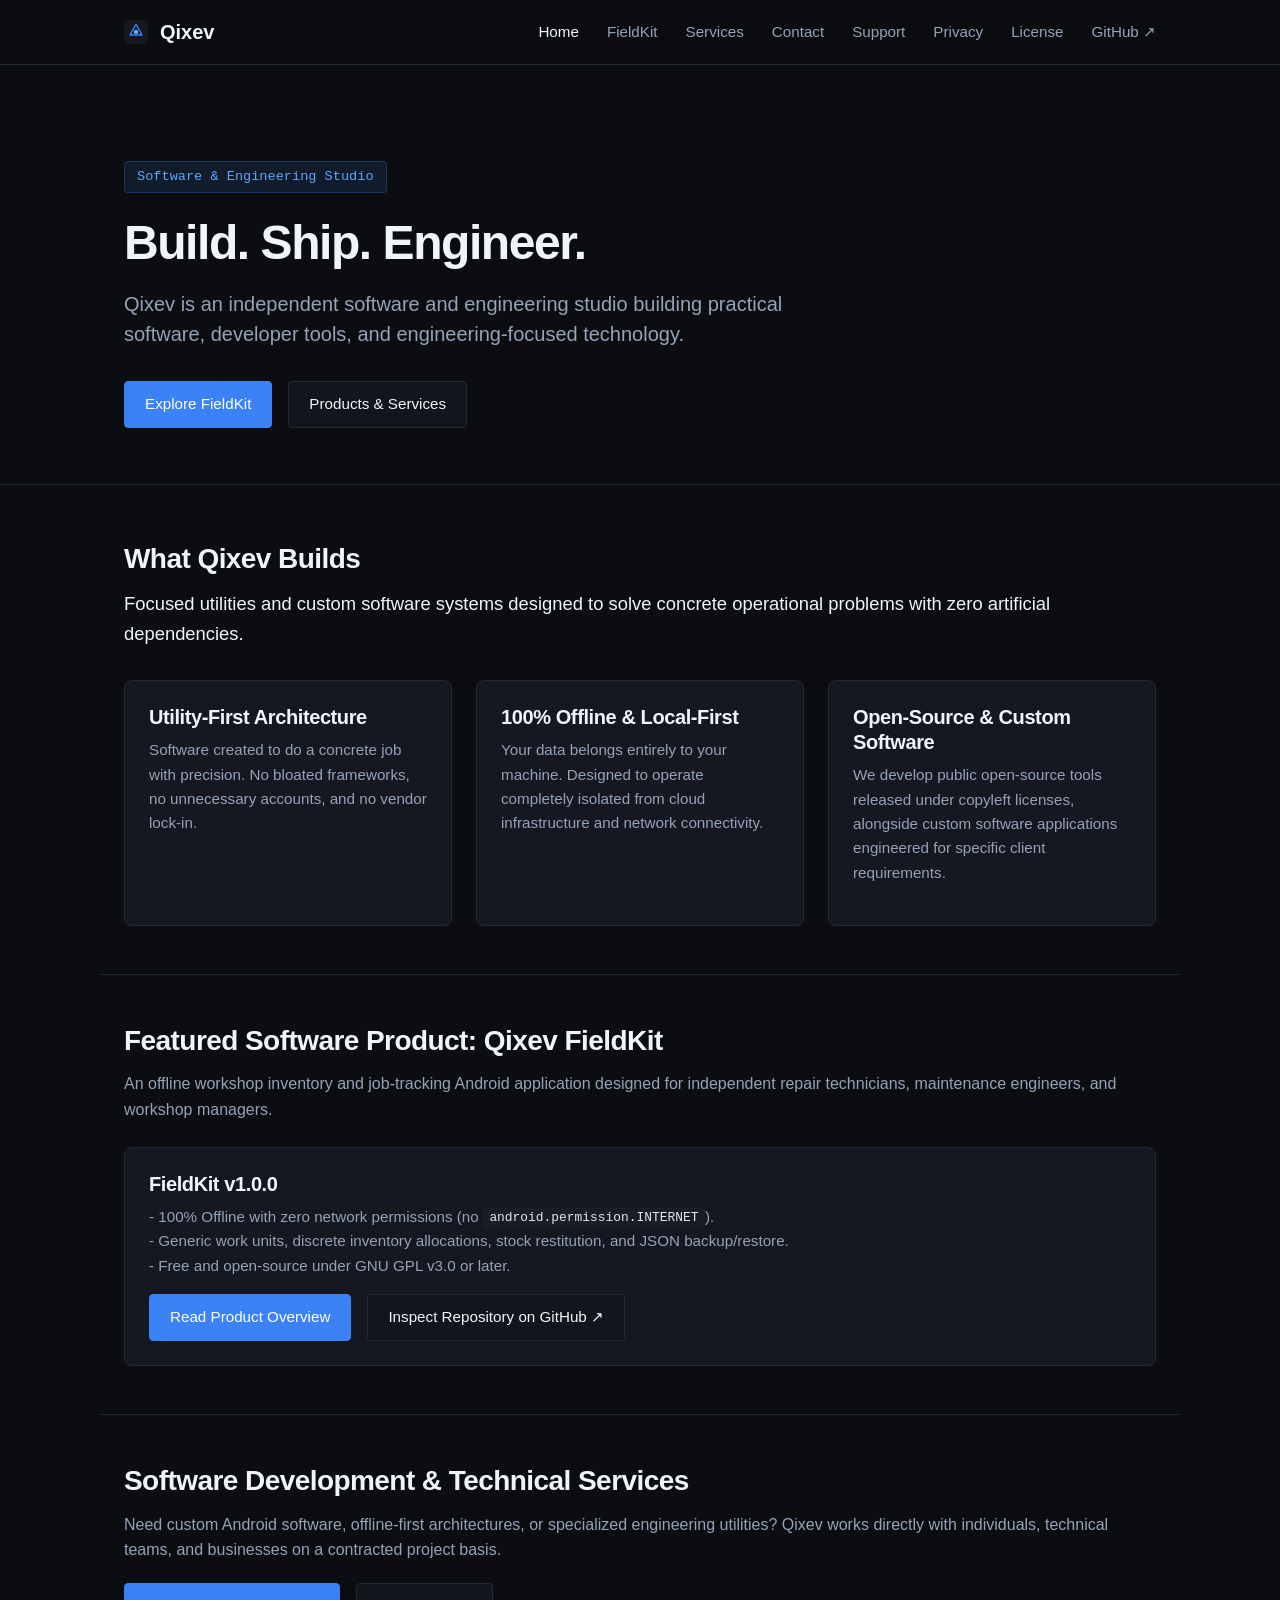
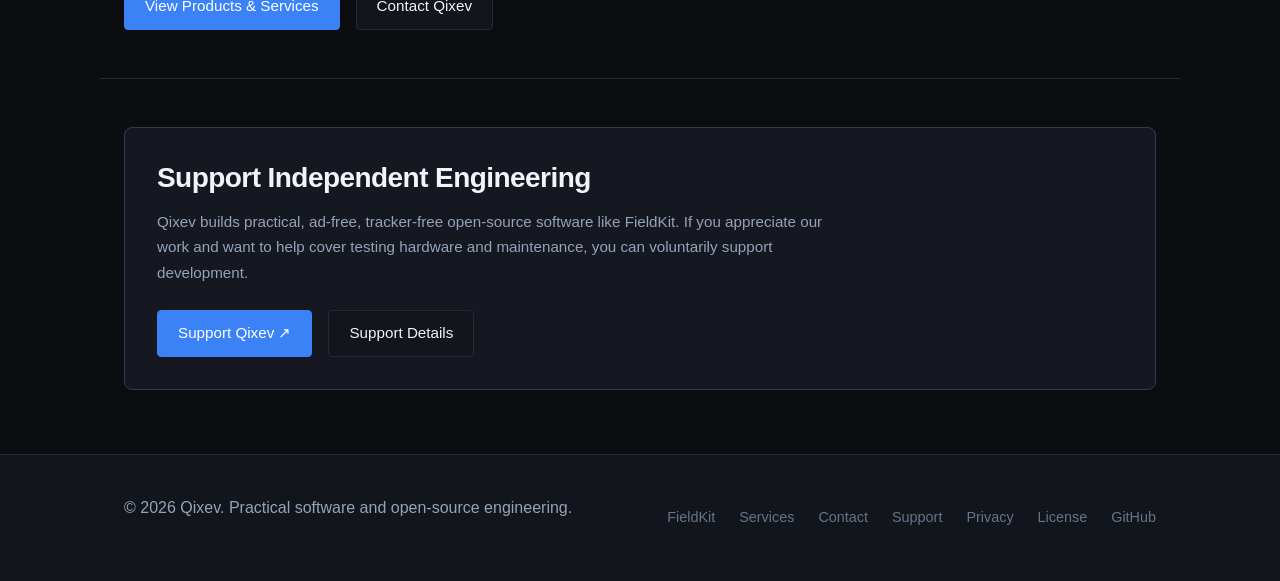
<file: index.html>
<!DOCTYPE html>
<html lang="en">
<head>
  <meta charset="UTF-8">
  <meta name="viewport" content="width=device-width, initial-scale=1.0">
  <title>Qixev — Software &amp; Engineering Studio</title>
  <meta name="description" content="Qixev is an independent software and engineering studio building practical software, developer tools, and engineering-focused technology.">
  <link rel="canonical" href="https://qixev.studio/">

  <!-- Open Graph -->
  <meta property="og:title" content="Qixev — Software &amp; Engineering Studio">
  <meta property="og:description" content="Qixev is an independent software and engineering studio building practical software, developer tools, and engineering-focused technology.">
  <meta property="og:url" content="https://qixev.studio/">
  <meta property="og:type" content="website">

  <link rel="icon" type="image/svg+xml" href="./assets/favicon.svg">
  <link rel="stylesheet" href="./src/style.css">
</head>
<body>
  <a href="#main-content" class="skip-link">Skip to main content</a>

  <header class="site-header">
    <div class="container header-container">
      <a href="./" class="brand" aria-label="Qixev Home">
        <svg class="brand-icon" viewBox="0 0 32 32" fill="none" xmlns="http://www.w3.org/2000/svg" aria-hidden="true">
          <rect width="32" height="32" rx="6" fill="#151821"/>
          <path d="M16 6L24 20H8L16 6Z" stroke="#3b82f6" stroke-width="2" stroke-linejoin="round"/>
          <circle cx="16" cy="16" r="3" fill="#60a5fa"/>
        </svg>
        <span>Qixev</span>
      </a>

      <button class="menu-toggle" aria-expanded="false" aria-controls="nav-menu" aria-label="Toggle navigation menu">Menu</button>

      <nav id="nav-menu">
        <ul class="nav-links">
          <li><a href="./" class="active" aria-current="page">Home</a></li>
          <li><a href="./fieldkit.html">FieldKit</a></li>
          <li><a href="./services.html">Services</a></li>
          <li><a href="./contact.html">Contact</a></li>
          <li><a href="./support.html">Support</a></li>
          <li><a href="./privacy.html">Privacy</a></li>
          <li><a href="./license.html">License</a></li>
          <li><a href="https://github.com/Akshanshk19" target="_blank" rel="noopener noreferrer">GitHub ↗</a></li>
        </ul>
      </nav>
    </div>
  </header>

  <main id="main-content">
    <section class="hero">
      <div class="container">
        <span class="hero-tag">Software &amp; Engineering Studio</span>
        <h1 class="hero-title">Build. Ship. Engineer.</h1>
        <p class="hero-subtitle">
          Qixev is an independent software and engineering studio building practical software, developer tools, and engineering-focused technology.
        </p>
        <div class="hero-actions">
          <a href="./fieldkit.html" class="btn btn-primary">Explore FieldKit</a>
          <a href="./services.html" class="btn btn-secondary">Products &amp; Services</a>
        </div>
      </div>
    </section>

    <section class="container" style="padding-top: 3.5rem;">
      <h2>What Qixev Builds</h2>
      <p class="lead">
        Focused utilities and custom software systems designed to solve concrete operational problems with zero artificial dependencies.
      </p>

      <div class="grid">
        <article class="card">
          <h3 class="card-title">Utility-First Architecture</h3>
          <p class="card-text">
            Software created to do a concrete job with precision. No bloated frameworks, no unnecessary accounts, and no vendor lock-in.
          </p>
        </article>

        <article class="card">
          <h3 class="card-title">100% Offline &amp; Local-First</h3>
          <p class="card-text">
            Your data belongs entirely to your machine. Designed to operate completely isolated from cloud infrastructure and network connectivity.
          </p>
        </article>

        <article class="card">
          <h3 class="card-title">Open-Source &amp; Custom Software</h3>
          <p class="card-text">
            We develop public open-source tools released under copyleft licenses, alongside custom software applications engineered for specific client requirements.
          </p>
        </article>
      </div>
    </section>

    <section class="container" style="padding-top: 3rem; border-top: 1px solid var(--border-subtle); margin-top: 3rem;">
      <h2>Featured Software Product: Qixev FieldKit</h2>
      <p>
        An offline workshop inventory and job-tracking Android application designed for independent repair technicians, maintenance engineers, and workshop managers.
      </p>

      <div class="card" style="margin-top: 1.5rem;">
        <h3>FieldKit v1.0.0</h3>
        <p class="card-text">
          - 100% Offline with zero network permissions (no <code>android.permission.INTERNET</code>).<br>
          - Generic work units, discrete inventory allocations, stock restitution, and JSON backup/restore.<br>
          - Free and open-source under GNU GPL v3.0 or later.
        </p>
        <div style="display: flex; gap: 1rem; flex-wrap: wrap;">
          <a href="./fieldkit.html" class="btn btn-primary">Read Product Overview</a>
          <a href="https://github.com/Akshanshk19/qixev-fieldkit" class="btn btn-secondary" target="_blank" rel="noopener noreferrer">Inspect Repository on GitHub ↗</a>
        </div>
      </div>
    </section>

    <section class="container" style="padding-top: 3rem; border-top: 1px solid var(--border-subtle); margin-top: 3rem;">
      <h2>Software Development &amp; Technical Services</h2>
      <p>
        Need custom Android software, offline-first architectures, or specialized engineering utilities? Qixev works directly with individuals, technical teams, and businesses on a contracted project basis.
      </p>
      <div style="display: flex; gap: 1rem; flex-wrap: wrap;">
        <a href="./services.html" class="btn btn-primary">View Products &amp; Services</a>
        <a href="./contact.html" class="btn btn-secondary">Contact Qixev</a>
      </div>
    </section>

    <section class="container" style="padding-top: 3rem; border-top: 1px solid var(--border-subtle); margin-top: 3rem;">
      <div class="card" style="border-color: var(--border-strong); padding: 2rem;">
        <h2>Support Independent Engineering</h2>
        <p class="card-text" style="max-width: 680px; line-height: 1.7;">
          Qixev builds practical, ad-free, tracker-free open-source software like FieldKit. If you appreciate our work and want to help cover testing hardware and maintenance, you can voluntarily support development.
        </p>
        <div style="margin-top: 1.5rem; display: flex; gap: 1rem; flex-wrap: wrap; align-items: center;">
          <a href="https://rzp.io/rzp/qixev" class="btn btn-primary" data-support-url target="_blank" rel="noopener noreferrer">Support Qixev ↗</a>
          <a href="./support.html" class="btn btn-secondary">Support Details</a>
        </div>
      </div>
    </section>
  </main>

  <footer class="site-footer">
    <div class="container footer-container">
      <div>
        <p>&copy; 2026 Qixev. Practical software and open-source engineering.</p>
      </div>
      <ul class="footer-nav">
        <li><a href="./fieldkit.html">FieldKit</a></li>
        <li><a href="./services.html">Services</a></li>
        <li><a href="./contact.html">Contact</a></li>
        <li><a href="./support.html">Support</a></li>
        <li><a href="./privacy.html">Privacy</a></li>
        <li><a href="./license.html">License</a></li>
        <li><a href="https://github.com/Akshanshk19" target="_blank" rel="noopener noreferrer">GitHub</a></li>
      </ul>
    </div>
  </footer>

  <script type="module" src="./src/main.js"></script>
</body>
</html>
</file>
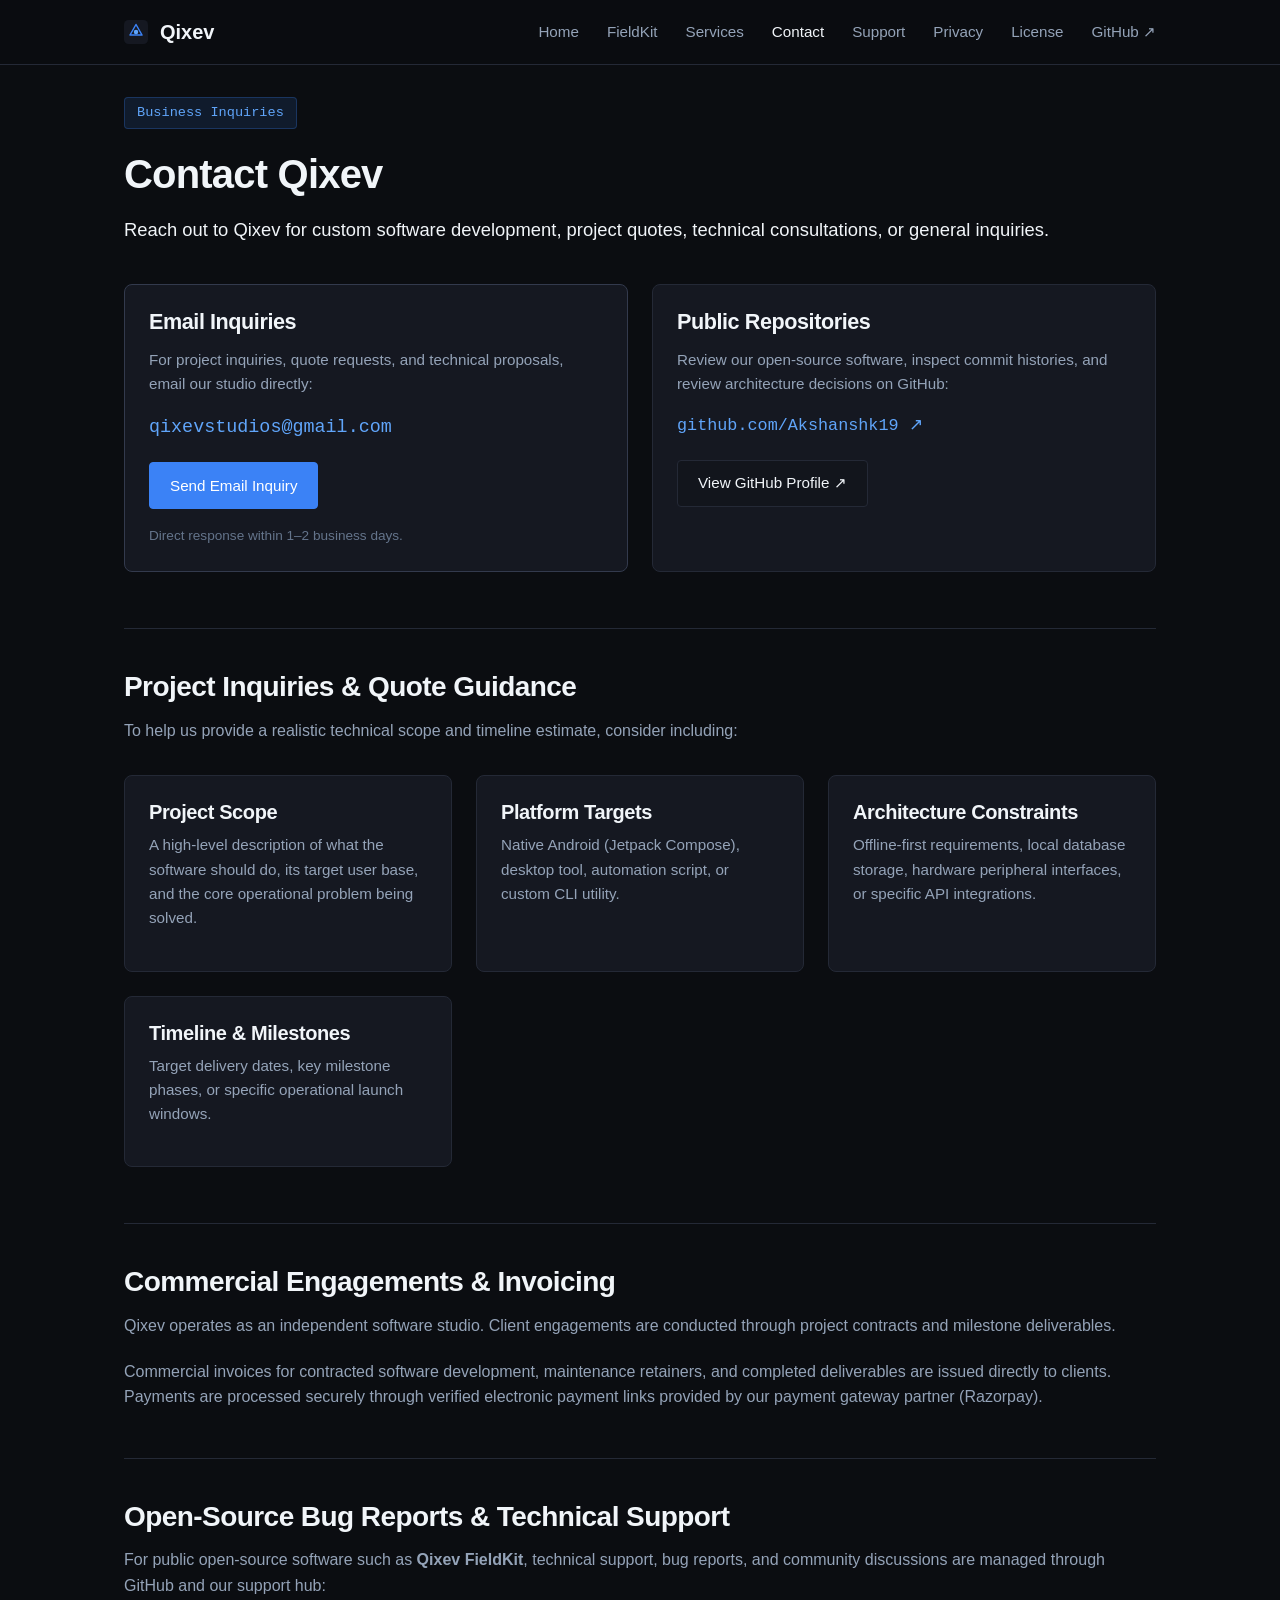
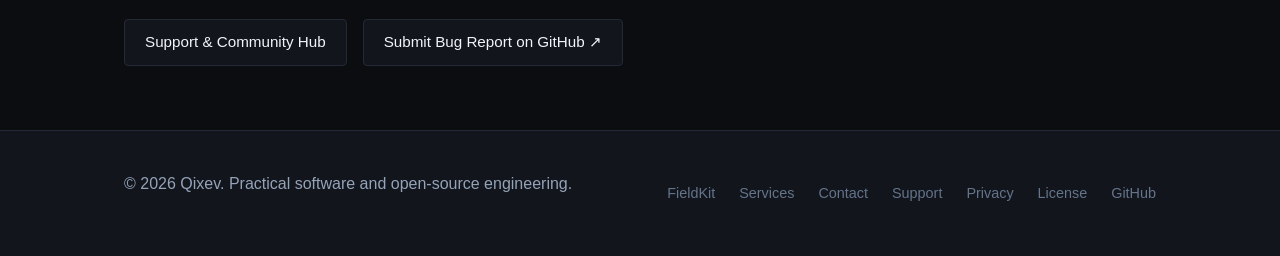
<file: contact.html>
<!DOCTYPE html>
<html lang="en">
<head>
  <meta charset="UTF-8">
  <meta name="viewport" content="width=device-width, initial-scale=1.0">
  <title>Contact Qixev — Project Inquiries &amp; Development Quotes</title>
  <meta name="description" content="Contact Qixev for custom software development, engineering consultations, project quotes, and technical inquiries.">
  <link rel="canonical" href="https://qixev.studio/contact.html">

  <!-- Open Graph -->
  <meta property="og:title" content="Contact Qixev — Project Inquiries &amp; Development Quotes">
  <meta property="og:description" content="Direct contact for custom software development, engineering consultations, and project quotes with Qixev.">
  <meta property="og:url" content="https://qixev.studio/contact.html">
  <meta property="og:type" content="website">

  <link rel="icon" type="image/svg+xml" href="./assets/favicon.svg">
  <link rel="stylesheet" href="./src/style.css">
</head>
<body>
  <a href="#main-content" class="skip-link">Skip to main content</a>

  <header class="site-header">
    <div class="container header-container">
      <a href="./" class="brand" aria-label="Qixev Home">
        <svg class="brand-icon" viewBox="0 0 32 32" fill="none" xmlns="http://www.w3.org/2000/svg" aria-hidden="true">
          <rect width="32" height="32" rx="6" fill="#151821"/>
          <path d="M16 6L24 20H8L16 6Z" stroke="#3b82f6" stroke-width="2" stroke-linejoin="round"/>
          <circle cx="16" cy="16" r="3" fill="#60a5fa"/>
        </svg>
        <span>Qixev</span>
      </a>

      <button class="menu-toggle" aria-expanded="false" aria-controls="nav-menu" aria-label="Toggle navigation menu">Menu</button>

      <nav id="nav-menu">
        <ul class="nav-links">
          <li><a href="./">Home</a></li>
          <li><a href="./fieldkit.html">FieldKit</a></li>
          <li><a href="./services.html">Services</a></li>
          <li><a href="./contact.html" class="active" aria-current="page">Contact</a></li>
          <li><a href="./support.html">Support</a></li>
          <li><a href="./privacy.html">Privacy</a></li>
          <li><a href="./license.html">License</a></li>
          <li><a href="https://github.com/Akshanshk19" target="_blank" rel="noopener noreferrer">GitHub ↗</a></li>
        </ul>
      </nav>
    </div>
  </header>

  <main id="main-content">
    <div class="container">
      <span class="hero-tag">Business Inquiries</span>
      <h1>Contact Qixev</h1>
      <p class="lead">
        Reach out to Qixev for custom software development, project quotes, technical consultations, or general inquiries.
      </p>

      <div class="grid" style="margin-top: 2.5rem;">
        <article class="card" style="border-color: var(--border-strong);">
          <h2 style="font-size: 1.35rem; margin-bottom: 0.75rem;">Email Inquiries</h2>
          <p class="card-text">
            For project inquiries, quote requests, and technical proposals, email our studio directly:
          </p>
          <p style="font-size: 1.15rem; font-family: var(--font-mono); color: var(--text-primary); margin: 1rem 0;">
            <a href="mailto:qixevstudios@gmail.com?subject=Qixev%20Project%20Inquiry" style="color: #60a5fa;">qixevstudios@gmail.com</a>
          </p>
          <div style="margin-top: 1.25rem;">
            <a href="mailto:qixevstudios@gmail.com?subject=Qixev%20Project%20Inquiry" class="btn btn-primary">Send Email Inquiry</a>
          </div>
          <p style="font-size: 0.85rem; color: var(--text-muted); margin-top: 1rem; margin-bottom: 0;">
            Direct response within 1–2 business days.
          </p>
        </article>

        <article class="card">
          <h2 style="font-size: 1.35rem; margin-bottom: 0.75rem;">Public Repositories</h2>
          <p class="card-text">
            Review our open-source software, inspect commit histories, and review architecture decisions on GitHub:
          </p>
          <p style="font-size: 1.05rem; font-family: var(--font-mono); color: var(--text-primary); margin: 1rem 0;">
            <a href="https://github.com/Akshanshk19" target="_blank" rel="noopener noreferrer">github.com/Akshanshk19 ↗</a>
          </p>
          <div style="margin-top: 1.25rem;">
            <a href="https://github.com/Akshanshk19" class="btn btn-secondary" target="_blank" rel="noopener noreferrer">View GitHub Profile ↗</a>
          </div>
        </article>
      </div>

      <section style="margin-top: 3.5rem; border-top: 1px solid var(--border-subtle); padding-top: 2.5rem;">
        <h2>Project Inquiries &amp; Quote Guidance</h2>
        <p>
          To help us provide a realistic technical scope and timeline estimate, consider including:
        </p>

        <div class="grid">
          <div class="card">
            <h3>Project Scope</h3>
            <p class="card-text">
              A high-level description of what the software should do, its target user base, and the core operational problem being solved.
            </p>
          </div>

          <div class="card">
            <h3>Platform Targets</h3>
            <p class="card-text">
              Native Android (Jetpack Compose), desktop tool, automation script, or custom CLI utility.
            </p>
          </div>

          <div class="card">
            <h3>Architecture Constraints</h3>
            <p class="card-text">
              Offline-first requirements, local database storage, hardware peripheral interfaces, or specific API integrations.
            </p>
          </div>

          <div class="card">
            <h3>Timeline &amp; Milestones</h3>
            <p class="card-text">
              Target delivery dates, key milestone phases, or specific operational launch windows.
            </p>
          </div>
        </div>
      </section>

      <section style="margin-top: 3.5rem; border-top: 1px solid var(--border-subtle); padding-top: 2.5rem;">
        <h2>Commercial Engagements &amp; Invoicing</h2>
        <p>
          Qixev operates as an independent software studio. Client engagements are conducted through project contracts and milestone deliverables.
        </p>
        <p>
          Commercial invoices for contracted software development, maintenance retainers, and completed deliverables are issued directly to clients. Payments are processed securely through verified electronic payment links provided by our payment gateway partner (Razorpay).
        </p>
      </section>

      <section style="margin-top: 3rem; border-top: 1px solid var(--border-subtle); padding-top: 2.5rem;">
        <h2>Open-Source Bug Reports &amp; Technical Support</h2>
        <p>
          For public open-source software such as <strong>Qixev FieldKit</strong>, technical support, bug reports, and community discussions are managed through GitHub and our support hub:
        </p>
        <div style="display: flex; gap: 1rem; flex-wrap: wrap; margin-top: 1rem;">
          <a href="./support.html" class="btn btn-secondary">Support &amp; Community Hub</a>
          <a href="https://github.com/Akshanshk19/qixev-fieldkit/issues" class="btn btn-secondary" target="_blank" rel="noopener noreferrer">Submit Bug Report on GitHub ↗</a>
        </div>
      </section>
    </div>
  </main>

  <footer class="site-footer">
    <div class="container footer-container">
      <div>
        <p>&copy; 2026 Qixev. Practical software and open-source engineering.</p>
      </div>
      <ul class="footer-nav">
        <li><a href="./fieldkit.html">FieldKit</a></li>
        <li><a href="./services.html">Services</a></li>
        <li><a href="./contact.html">Contact</a></li>
        <li><a href="./support.html">Support</a></li>
        <li><a href="./privacy.html">Privacy</a></li>
        <li><a href="./license.html">License</a></li>
        <li><a href="https://github.com/Akshanshk19" target="_blank" rel="noopener noreferrer">GitHub</a></li>
      </ul>
    </div>
  </footer>

  <script type="module" src="./src/main.js"></script>
</body>
</html>
</file>
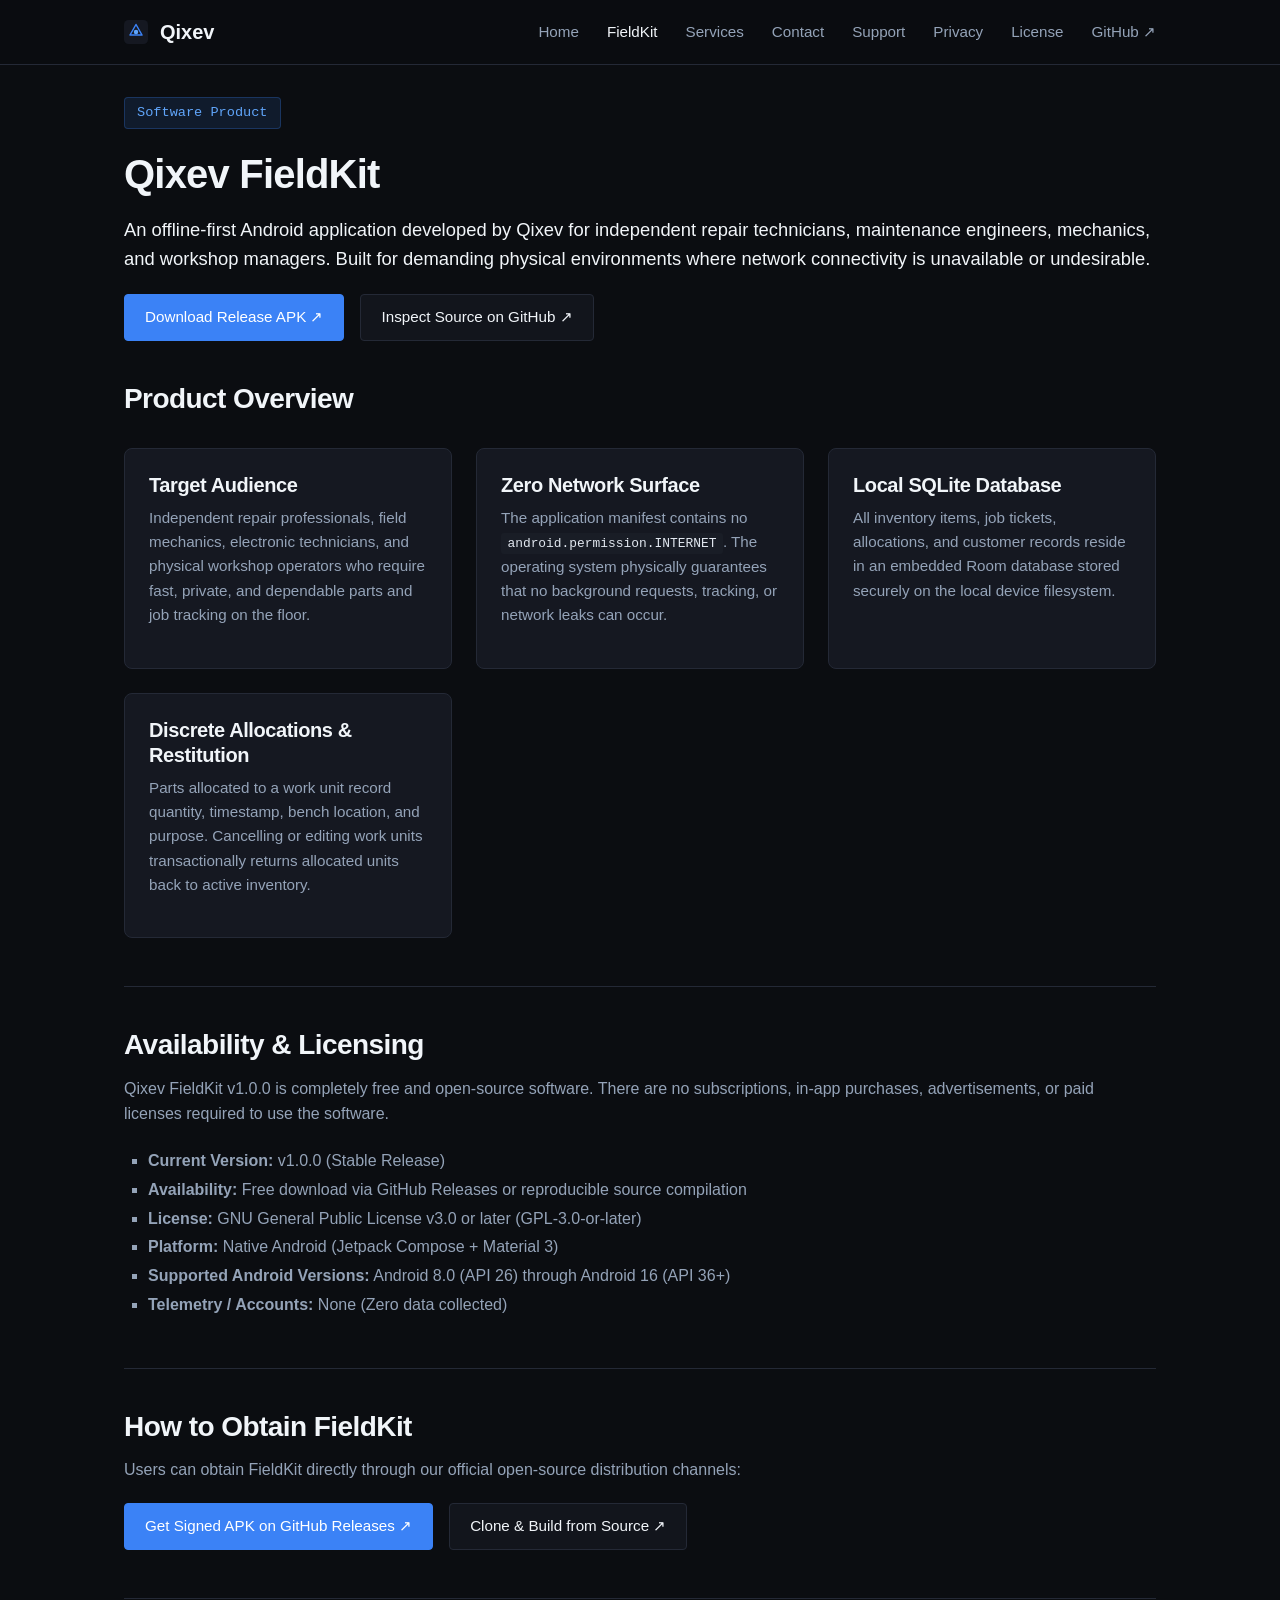
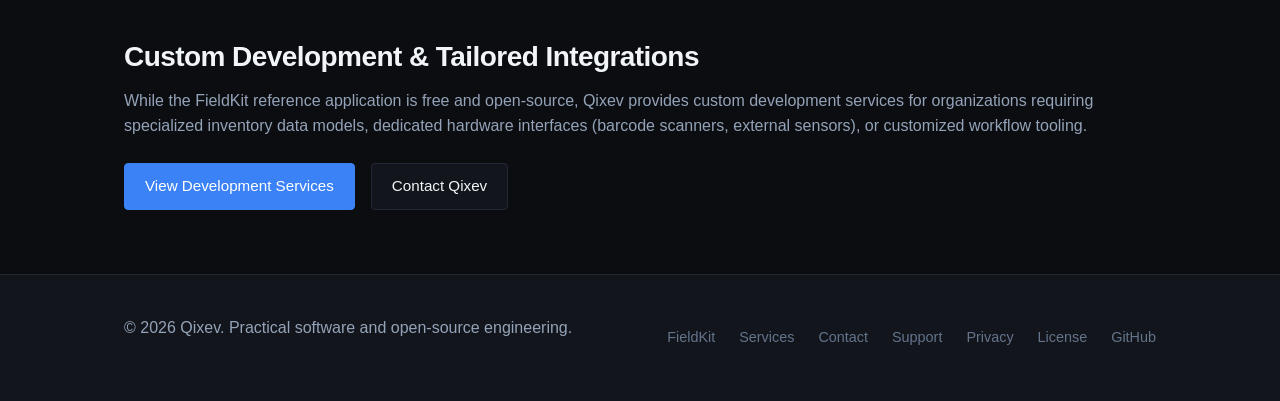
<file: fieldkit.html>
<!DOCTYPE html>
<html lang="en">
<head>
  <meta charset="UTF-8">
  <meta name="viewport" content="width=device-width, initial-scale=1.0">
  <title>Qixev FieldKit — Offline Workshop &amp; Field Inventory</title>
  <meta name="description" content="Qixev FieldKit is an offline-first Android application for repair shops, field technicians, and workshops. Zero network permissions, GPL-3.0-or-later.">
  <link rel="canonical" href="https://qixev.studio/fieldkit.html">

  <!-- Open Graph -->
  <meta property="og:title" content="Qixev FieldKit — Offline Workshop &amp; Field Inventory">
  <meta property="og:description" content="Offline-first Android software product for work units and inventory tracking. Zero network permissions, 100% local SQLite storage.">
  <meta property="og:url" content="https://qixev.studio/fieldkit.html">
  <meta property="og:type" content="website">

  <link rel="icon" type="image/svg+xml" href="./assets/favicon.svg">
  <link rel="stylesheet" href="./src/style.css">
</head>
<body>
  <a href="#main-content" class="skip-link">Skip to main content</a>

  <header class="site-header">
    <div class="container header-container">
      <a href="./" class="brand" aria-label="Qixev Home">
        <svg class="brand-icon" viewBox="0 0 32 32" fill="none" xmlns="http://www.w3.org/2000/svg" aria-hidden="true">
          <rect width="32" height="32" rx="6" fill="#151821"/>
          <path d="M16 6L24 20H8L16 6Z" stroke="#3b82f6" stroke-width="2" stroke-linejoin="round"/>
          <circle cx="16" cy="16" r="3" fill="#60a5fa"/>
        </svg>
        <span>Qixev</span>
      </a>

      <button class="menu-toggle" aria-expanded="false" aria-controls="nav-menu" aria-label="Toggle navigation menu">Menu</button>

      <nav id="nav-menu">
        <ul class="nav-links">
          <li><a href="./">Home</a></li>
          <li><a href="./fieldkit.html" class="active" aria-current="page">FieldKit</a></li>
          <li><a href="./services.html">Services</a></li>
          <li><a href="./contact.html">Contact</a></li>
          <li><a href="./support.html">Support</a></li>
          <li><a href="./privacy.html">Privacy</a></li>
          <li><a href="./license.html">License</a></li>
          <li><a href="https://github.com/Akshanshk19" target="_blank" rel="noopener noreferrer">GitHub ↗</a></li>
        </ul>
      </nav>
    </div>
  </header>

  <main id="main-content">
    <div class="container">
      <span class="hero-tag">Software Product</span>
      <h1>Qixev FieldKit</h1>
      <p class="lead">
        An offline-first Android application developed by Qixev for independent repair technicians, maintenance engineers, mechanics, and workshop managers. Built for demanding physical environments where network connectivity is unavailable or undesirable.
      </p>

      <div class="hero-actions" style="margin-bottom: 2.5rem;">
        <a href="https://github.com/Akshanshk19/qixev-fieldkit/releases" class="btn btn-primary" target="_blank" rel="noopener noreferrer">Download Release APK ↗</a>
        <a href="https://github.com/Akshanshk19/qixev-fieldkit" class="btn btn-secondary" target="_blank" rel="noopener noreferrer">Inspect Source on GitHub ↗</a>
      </div>

      <section style="margin-top: 2rem;">
        <h2>Product Overview</h2>
        <div class="grid">
          <article class="card">
            <h3>Target Audience</h3>
            <p class="card-text">
              Independent repair professionals, field mechanics, electronic technicians, and physical workshop operators who require fast, private, and dependable parts and job tracking on the floor.
            </p>
          </article>

          <article class="card">
            <h3>Zero Network Surface</h3>
            <p class="card-text">
              The application manifest contains no <code>android.permission.INTERNET</code>. The operating system physically guarantees that no background requests, tracking, or network leaks can occur.
            </p>
          </article>

          <article class="card">
            <h3>Local SQLite Database</h3>
            <p class="card-text">
              All inventory items, job tickets, allocations, and customer records reside in an embedded Room database stored securely on the local device filesystem.
            </p>
          </article>

          <article class="card">
            <h3>Discrete Allocations &amp; Restitution</h3>
            <p class="card-text">
              Parts allocated to a work unit record quantity, timestamp, bench location, and purpose. Cancelling or editing work units transactionally returns allocated units back to active inventory.
            </p>
          </article>
        </div>
      </section>

      <section style="margin-top: 3rem; border-top: 1px solid var(--border-subtle); padding-top: 2.5rem;">
        <h2>Availability &amp; Licensing</h2>
        <p>
          Qixev FieldKit v1.0.0 is completely free and open-source software. There are no subscriptions, in-app purchases, advertisements, or paid licenses required to use the software.
        </p>
        <ul style="list-style: square; margin-left: 1.5rem; color: var(--text-secondary); line-height: 1.8;">
          <li><strong>Current Version:</strong> v1.0.0 (Stable Release)</li>
          <li><strong>Availability:</strong> Free download via GitHub Releases or reproducible source compilation</li>
          <li><strong>License:</strong> GNU General Public License v3.0 or later (GPL-3.0-or-later)</li>
          <li><strong>Platform:</strong> Native Android (Jetpack Compose + Material 3)</li>
          <li><strong>Supported Android Versions:</strong> Android 8.0 (API 26) through Android 16 (API 36+)</li>
          <li><strong>Telemetry / Accounts:</strong> None (Zero data collected)</li>
        </ul>
      </section>

      <section style="margin-top: 3rem; border-top: 1px solid var(--border-subtle); padding-top: 2.5rem;">
        <h2>How to Obtain FieldKit</h2>
        <p>
          Users can obtain FieldKit directly through our official open-source distribution channels:
        </p>
        <div style="display: flex; gap: 1rem; flex-wrap: wrap; margin-top: 1rem;">
          <a href="https://github.com/Akshanshk19/qixev-fieldkit/releases" class="btn btn-primary" target="_blank" rel="noopener noreferrer">Get Signed APK on GitHub Releases ↗</a>
          <a href="https://github.com/Akshanshk19/qixev-fieldkit" class="btn btn-secondary" target="_blank" rel="noopener noreferrer">Clone &amp; Build from Source ↗</a>
        </div>
      </section>

      <section style="margin-top: 3rem; border-top: 1px solid var(--border-subtle); padding-top: 2.5rem;">
        <h2>Custom Development &amp; Tailored Integrations</h2>
        <p>
          While the FieldKit reference application is free and open-source, Qixev provides custom development services for organizations requiring specialized inventory data models, dedicated hardware interfaces (barcode scanners, external sensors), or customized workflow tooling.
        </p>
        <div style="margin-top: 1.5rem; display: flex; gap: 1rem; flex-wrap: wrap;">
          <a href="./services.html" class="btn btn-primary">View Development Services</a>
          <a href="./contact.html" class="btn btn-secondary">Contact Qixev</a>
        </div>
      </section>
    </div>
  </main>

  <footer class="site-footer">
    <div class="container footer-container">
      <div>
        <p>&copy; 2026 Qixev. Practical software and open-source engineering.</p>
      </div>
      <ul class="footer-nav">
        <li><a href="./fieldkit.html">FieldKit</a></li>
        <li><a href="./services.html">Services</a></li>
        <li><a href="./contact.html">Contact</a></li>
        <li><a href="./support.html">Support</a></li>
        <li><a href="./privacy.html">Privacy</a></li>
        <li><a href="./license.html">License</a></li>
        <li><a href="https://github.com/Akshanshk19" target="_blank" rel="noopener noreferrer">GitHub</a></li>
      </ul>
    </div>
  </footer>

  <script type="module" src="./src/main.js"></script>
</body>
</html>
</file>
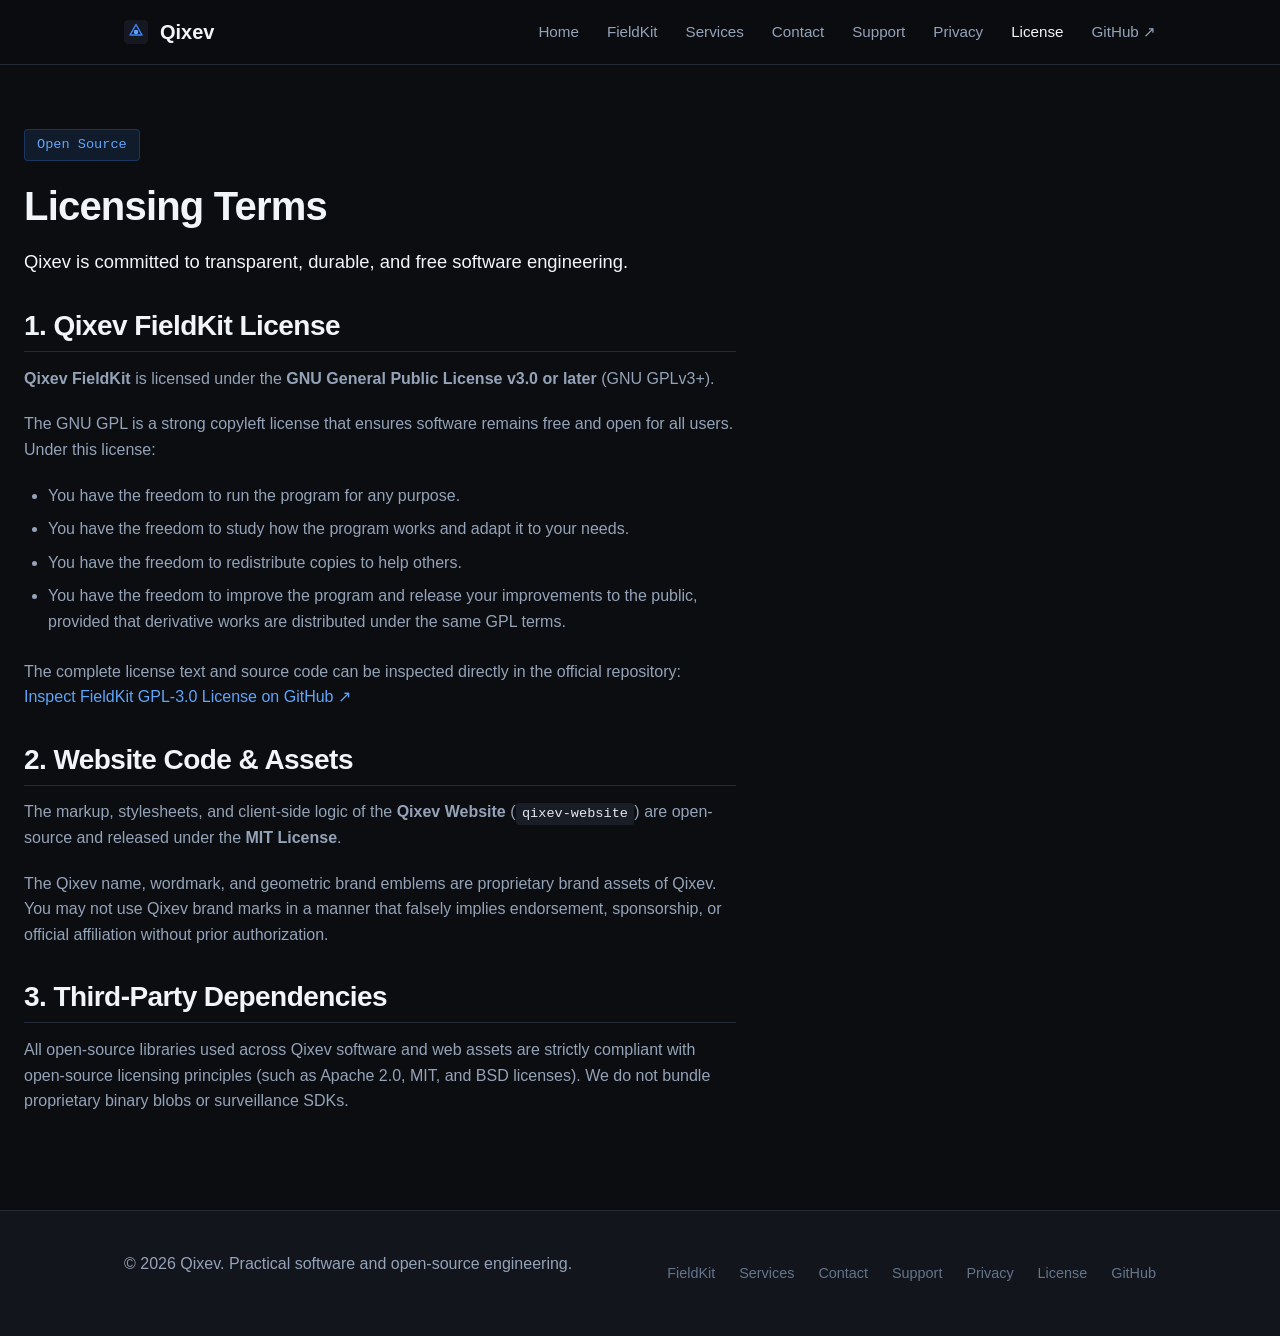
<file: license.html>
<!DOCTYPE html>
<html lang="en">
<head>
  <meta charset="UTF-8">
  <meta name="viewport" content="width=device-width, initial-scale=1.0">
  <title>Licensing &amp; Open Source — Qixev</title>
  <meta name="description" content="Licensing information for Qixev software and public web assets. Free software guarantees and copyleft copy.">
  <link rel="canonical" href="https://qixev.studio/license.html">

  <!-- Open Graph -->
  <meta property="og:title" content="Licensing &amp; Open Source — Qixev">
  <meta property="og:description" content="Qixev open-source software and website licensing terms. Free software and copyleft guarantees.">
  <meta property="og:url" content="https://qixev.studio/license.html">
  <meta property="og:type" content="website">

  <link rel="icon" type="image/svg+xml" href="./assets/favicon.svg">
  <link rel="stylesheet" href="./src/style.css">
</head>
<body>
  <a href="#main-content" class="skip-link">Skip to main content</a>

  <header class="site-header">
    <div class="container header-container">
      <a href="./" class="brand" aria-label="Qixev Home">
        <svg class="brand-icon" viewBox="0 0 32 32" fill="none" xmlns="http://www.w3.org/2000/svg" aria-hidden="true">
          <rect width="32" height="32" rx="6" fill="#151821"/>
          <path d="M16 6L24 20H8L16 6Z" stroke="#3b82f6" stroke-width="2" stroke-linejoin="round"/>
          <circle cx="16" cy="16" r="3" fill="#60a5fa"/>
        </svg>
        <span>Qixev</span>
      </a>

      <button class="menu-toggle" aria-expanded="false" aria-controls="nav-menu" aria-label="Toggle navigation menu">Menu</button>

      <nav id="nav-menu">
        <ul class="nav-links">
          <li><a href="./">Home</a></li>
          <li><a href="./fieldkit.html">FieldKit</a></li>
          <li><a href="./services.html">Services</a></li>
          <li><a href="./contact.html">Contact</a></li>
          <li><a href="./support.html">Support</a></li>
          <li><a href="./privacy.html">Privacy</a></li>
          <li><a href="./license.html" class="active" aria-current="page">License</a></li>
          <li><a href="https://github.com/Akshanshk19" target="_blank" rel="noopener noreferrer">GitHub ↗</a></li>
        </ul>
      </nav>
    </div>
  </header>

  <main id="main-content">
    <div class="container legal-content">
      <span class="hero-tag">Open Source</span>
      <h1>Licensing Terms</h1>
      <p class="lead">
        Qixev is committed to transparent, durable, and free software engineering.
      </p>

      <h2>1. Qixev FieldKit License</h2>
      <p>
        <strong>Qixev FieldKit</strong> is licensed under the <strong>GNU General Public License v3.0 or later</strong> (GNU GPLv3+).
      </p>
      <p>
        The GNU GPL is a strong copyleft license that ensures software remains free and open for all users. Under this license:
      </p>
      <ul>
        <li>You have the freedom to run the program for any purpose.</li>
        <li>You have the freedom to study how the program works and adapt it to your needs.</li>
        <li>You have the freedom to redistribute copies to help others.</li>
        <li>You have the freedom to improve the program and release your improvements to the public, provided that derivative works are distributed under the same GPL terms.</li>
      </ul>
      <p>
        The complete license text and source code can be inspected directly in the official repository:
        <br>
        <a href="https://github.com/Akshanshk19/qixev-fieldkit/blob/main/LICENSE" target="_blank" rel="noopener noreferrer">Inspect FieldKit GPL-3.0 License on GitHub ↗</a>
      </p>

      <h2>2. Website Code &amp; Assets</h2>
      <p>
        The markup, stylesheets, and client-side logic of the <strong>Qixev Website</strong> (<code>qixev-website</code>) are open-source and released under the <strong>MIT License</strong>.
      </p>
      <p>
        The Qixev name, wordmark, and geometric brand emblems are proprietary brand assets of Qixev. You may not use Qixev brand marks in a manner that falsely implies endorsement, sponsorship, or official affiliation without prior authorization.
      </p>

      <h2>3. Third-Party Dependencies</h2>
      <p>
        All open-source libraries used across Qixev software and web assets are strictly compliant with open-source licensing principles (such as Apache 2.0, MIT, and BSD licenses). We do not bundle proprietary binary blobs or surveillance SDKs.
      </p>
    </div>
  </main>

  <footer class="site-footer">
    <div class="container footer-container">
      <div>
        <p>&copy; 2026 Qixev. Practical software and open-source engineering.</p>
      </div>
      <ul class="footer-nav">
        <li><a href="./fieldkit.html">FieldKit</a></li>
        <li><a href="./services.html">Services</a></li>
        <li><a href="./contact.html">Contact</a></li>
        <li><a href="./support.html">Support</a></li>
        <li><a href="./privacy.html">Privacy</a></li>
        <li><a href="./license.html">License</a></li>
        <li><a href="https://github.com/Akshanshk19" target="_blank" rel="noopener noreferrer">GitHub</a></li>
      </ul>
    </div>
  </footer>

  <script type="module" src="./src/main.js"></script>
</body>
</html>
</file>
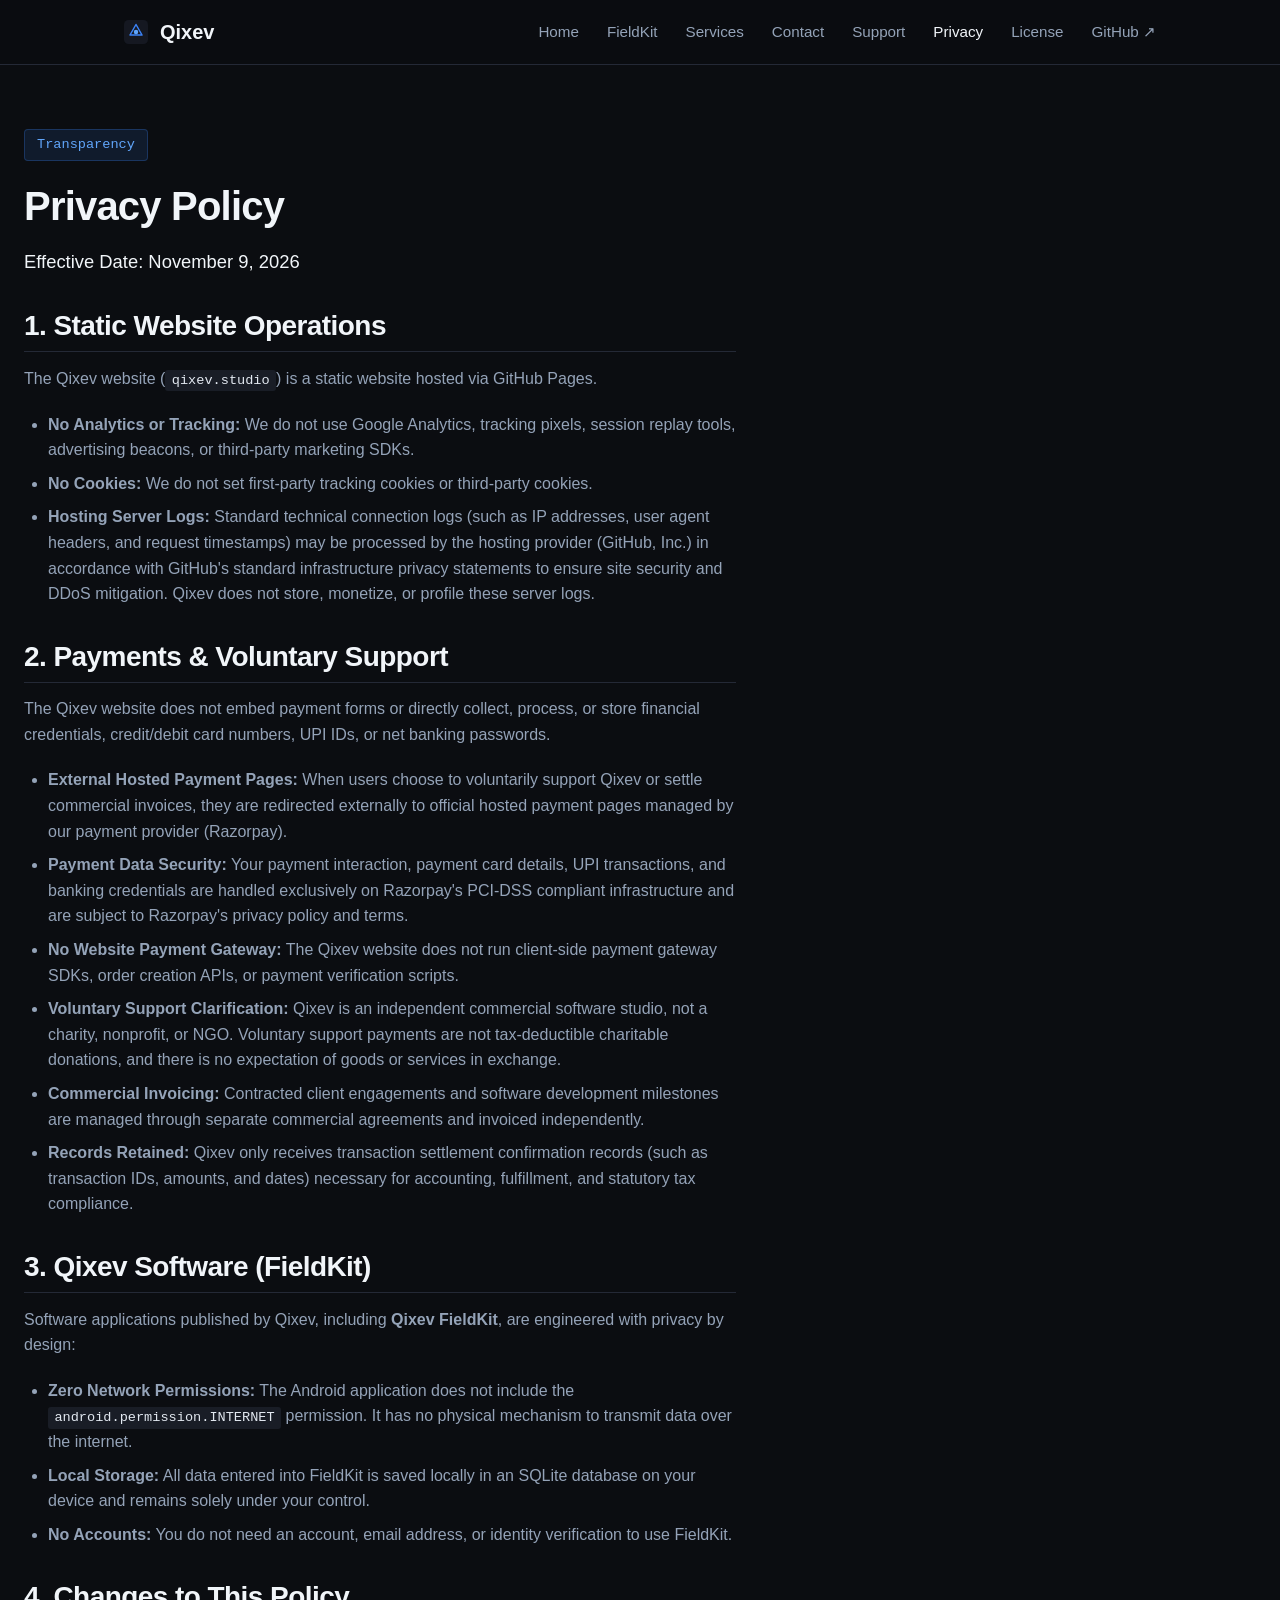
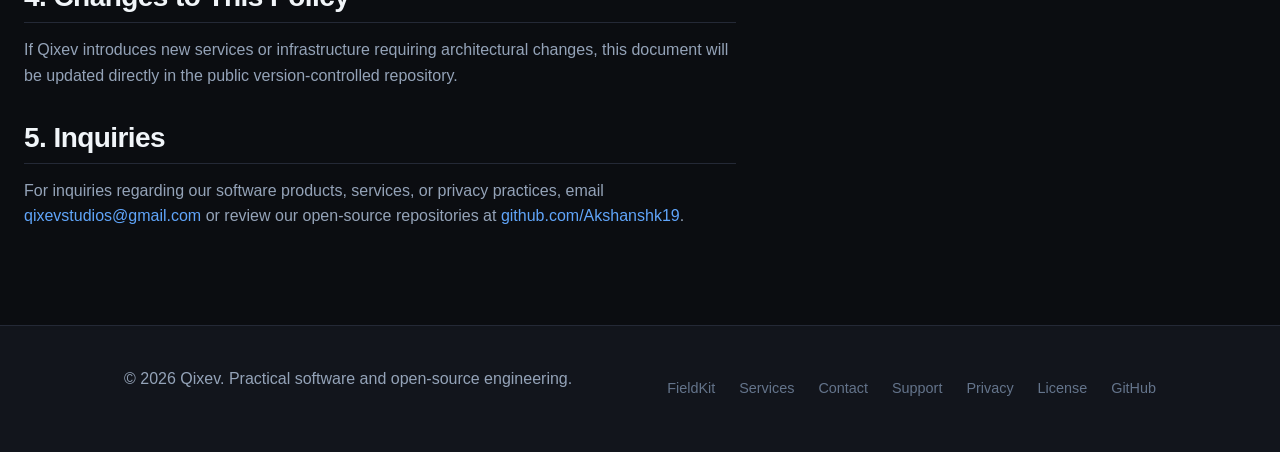
<file: privacy.html>
<!DOCTYPE html>
<html lang="en">
<head>
  <meta charset="UTF-8">
  <meta name="viewport" content="width=device-width, initial-scale=1.0">
  <title>Privacy Policy — Qixev</title>
  <meta name="description" content="Qixev privacy policy. Clear, truthful disclosure of our static, tracker-free website, voluntary support links, and offline software products.">
  <link rel="canonical" href="https://qixev.studio/privacy.html">

  <!-- Open Graph -->
  <meta property="og:title" content="Privacy Policy — Qixev">
  <meta property="og:description" content="Truthful privacy disclosure for Qixev website, voluntary support links, and offline products. Zero tracking, zero telemetry.">
  <meta property="og:url" content="https://qixev.studio/privacy.html">
  <meta property="og:type" content="website">

  <link rel="icon" type="image/svg+xml" href="./assets/favicon.svg">
  <link rel="stylesheet" href="./src/style.css">
</head>
<body>
  <a href="#main-content" class="skip-link">Skip to main content</a>

  <header class="site-header">
    <div class="container header-container">
      <a href="./" class="brand" aria-label="Qixev Home">
        <svg class="brand-icon" viewBox="0 0 32 32" fill="none" xmlns="http://www.w3.org/2000/svg" aria-hidden="true">
          <rect width="32" height="32" rx="6" fill="#151821"/>
          <path d="M16 6L24 20H8L16 6Z" stroke="#3b82f6" stroke-width="2" stroke-linejoin="round"/>
          <circle cx="16" cy="16" r="3" fill="#60a5fa"/>
        </svg>
        <span>Qixev</span>
      </a>

      <button class="menu-toggle" aria-expanded="false" aria-controls="nav-menu" aria-label="Toggle navigation menu">Menu</button>

      <nav id="nav-menu">
        <ul class="nav-links">
          <li><a href="./">Home</a></li>
          <li><a href="./fieldkit.html">FieldKit</a></li>
          <li><a href="./services.html">Services</a></li>
          <li><a href="./contact.html">Contact</a></li>
          <li><a href="./support.html">Support</a></li>
          <li><a href="./privacy.html" class="active" aria-current="page">Privacy</a></li>
          <li><a href="./license.html">License</a></li>
          <li><a href="https://github.com/Akshanshk19" target="_blank" rel="noopener noreferrer">GitHub ↗</a></li>
        </ul>
      </nav>
    </div>
  </header>

  <main id="main-content">
    <div class="container legal-content">
      <span class="hero-tag">Transparency</span>
      <h1>Privacy Policy</h1>
      <p class="lead">Effective Date: November 9, 2026</p>

      <h2>1. Static Website Operations</h2>
      <p>
        The Qixev website (<code>qixev.studio</code>) is a static website hosted via GitHub Pages.
      </p>
      <ul>
        <li><strong>No Analytics or Tracking:</strong> We do not use Google Analytics, tracking pixels, session replay tools, advertising beacons, or third-party marketing SDKs.</li>
        <li><strong>No Cookies:</strong> We do not set first-party tracking cookies or third-party cookies.</li>
        <li><strong>Hosting Server Logs:</strong> Standard technical connection logs (such as IP addresses, user agent headers, and request timestamps) may be processed by the hosting provider (GitHub, Inc.) in accordance with GitHub's standard infrastructure privacy statements to ensure site security and DDoS mitigation. Qixev does not store, monetize, or profile these server logs.</li>
      </ul>

      <h2>2. Payments &amp; Voluntary Support</h2>
      <p>
        The Qixev website does not embed payment forms or directly collect, process, or store financial credentials, credit/debit card numbers, UPI IDs, or net banking passwords.
      </p>
      <ul>
        <li><strong>External Hosted Payment Pages:</strong> When users choose to voluntarily support Qixev or settle commercial invoices, they are redirected externally to official hosted payment pages managed by our payment provider (Razorpay).</li>
        <li><strong>Payment Data Security:</strong> Your payment interaction, payment card details, UPI transactions, and banking credentials are handled exclusively on Razorpay's PCI-DSS compliant infrastructure and are subject to Razorpay's privacy policy and terms.</li>
        <li><strong>No Website Payment Gateway:</strong> The Qixev website does not run client-side payment gateway SDKs, order creation APIs, or payment verification scripts.</li>
        <li><strong>Voluntary Support Clarification:</strong> Qixev is an independent commercial software studio, not a charity, nonprofit, or NGO. Voluntary support payments are not tax-deductible charitable donations, and there is no expectation of goods or services in exchange.</li>
        <li><strong>Commercial Invoicing:</strong> Contracted client engagements and software development milestones are managed through separate commercial agreements and invoiced independently.</li>
        <li><strong>Records Retained:</strong> Qixev only receives transaction settlement confirmation records (such as transaction IDs, amounts, and dates) necessary for accounting, fulfillment, and statutory tax compliance.</li>
      </ul>

      <h2>3. Qixev Software (FieldKit)</h2>
      <p>
        Software applications published by Qixev, including <strong>Qixev FieldKit</strong>, are engineered with privacy by design:
      </p>
      <ul>
        <li><strong>Zero Network Permissions:</strong> The Android application does not include the <code>android.permission.INTERNET</code> permission. It has no physical mechanism to transmit data over the internet.</li>
        <li><strong>Local Storage:</strong> All data entered into FieldKit is saved locally in an SQLite database on your device and remains solely under your control.</li>
        <li><strong>No Accounts:</strong> You do not need an account, email address, or identity verification to use FieldKit.</li>
      </ul>

      <h2>4. Changes to This Policy</h2>
      <p>
        If Qixev introduces new services or infrastructure requiring architectural changes, this document will be updated directly in the public version-controlled repository.
      </p>

      <h2>5. Inquiries</h2>
      <p>
        For inquiries regarding our software products, services, or privacy practices, email <a href="mailto:qixevstudios@gmail.com">qixevstudios@gmail.com</a> or review our open-source repositories at <a href="https://github.com/Akshanshk19" target="_blank" rel="noopener noreferrer">github.com/Akshanshk19</a>.
      </p>
    </div>
  </main>

  <footer class="site-footer">
    <div class="container footer-container">
      <div>
        <p>&copy; 2026 Qixev. Practical software and open-source engineering.</p>
      </div>
      <ul class="footer-nav">
        <li><a href="./fieldkit.html">FieldKit</a></li>
        <li><a href="./services.html">Services</a></li>
        <li><a href="./contact.html">Contact</a></li>
        <li><a href="./support.html">Support</a></li>
        <li><a href="./privacy.html">Privacy</a></li>
        <li><a href="./license.html">License</a></li>
        <li><a href="https://github.com/Akshanshk19" target="_blank" rel="noopener noreferrer">GitHub</a></li>
      </ul>
    </div>
  </footer>

  <script type="module" src="./src/main.js"></script>
</body>
</html>
</file>
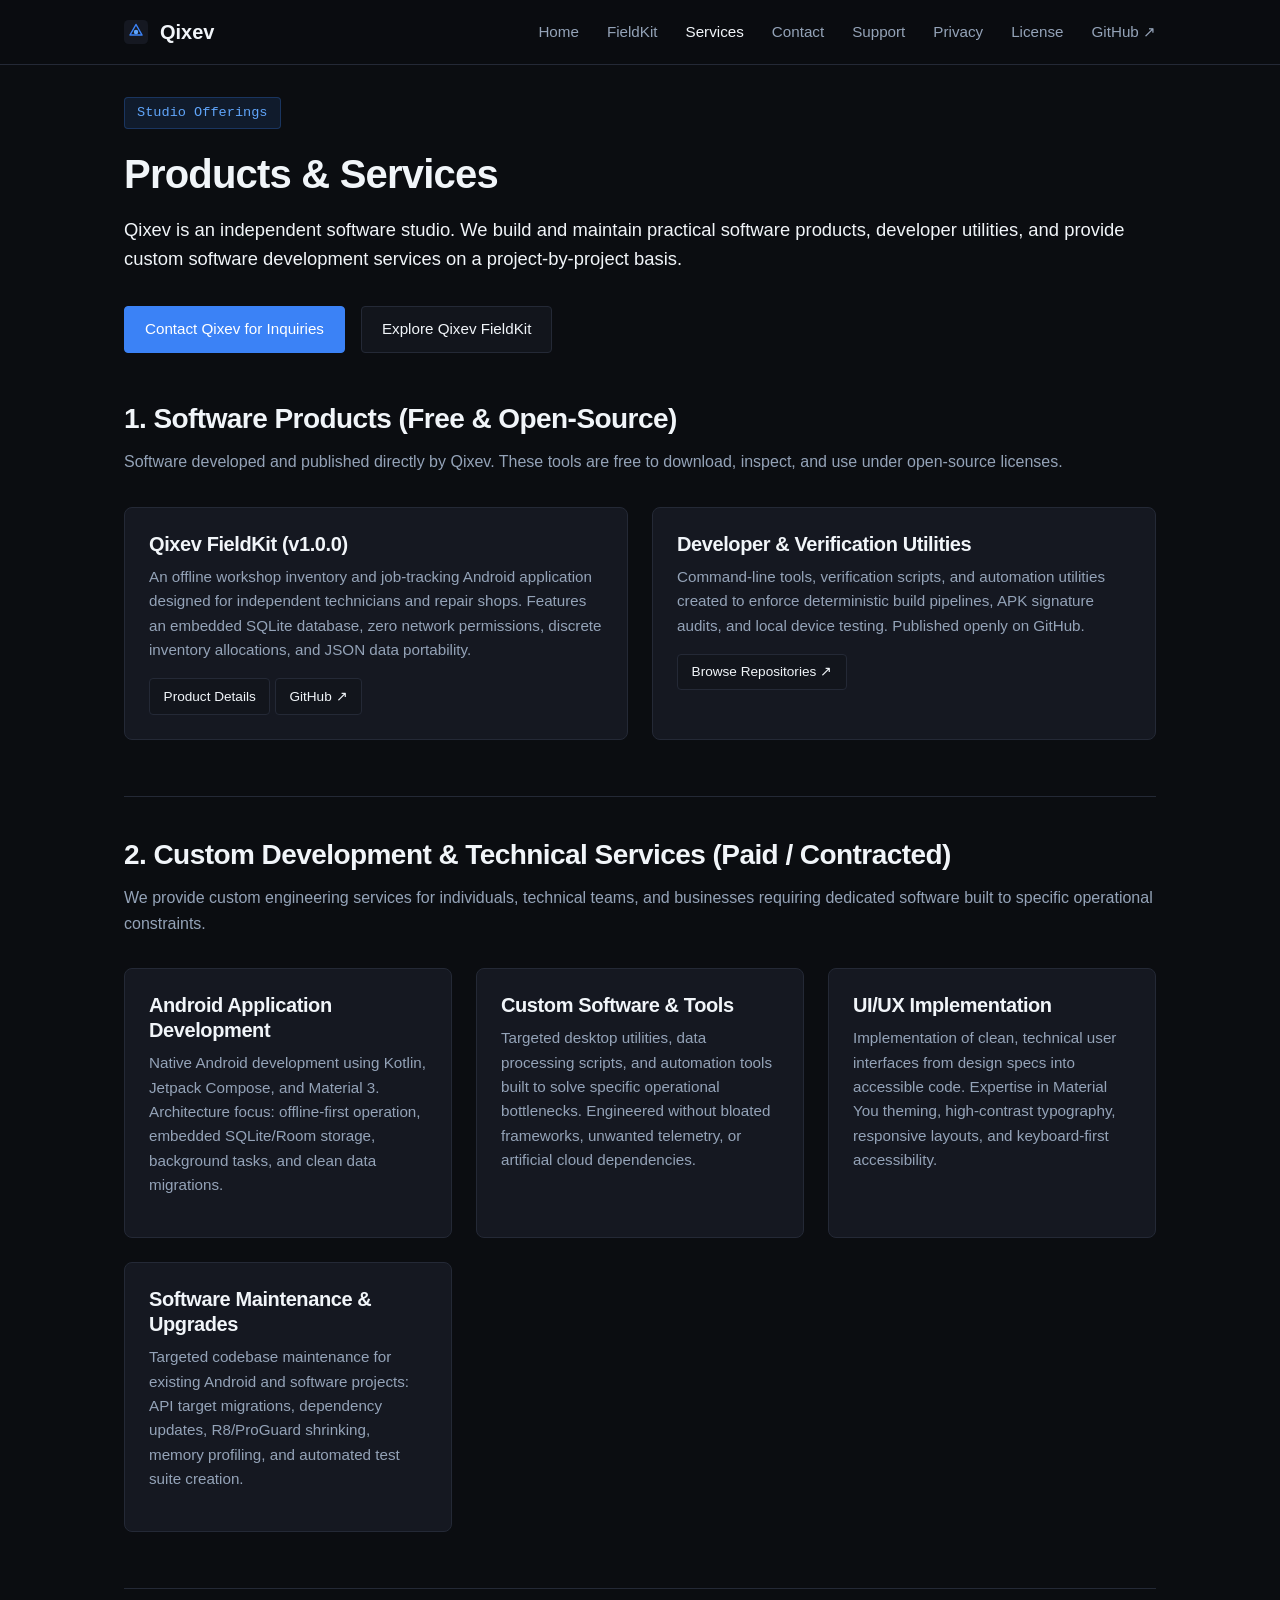
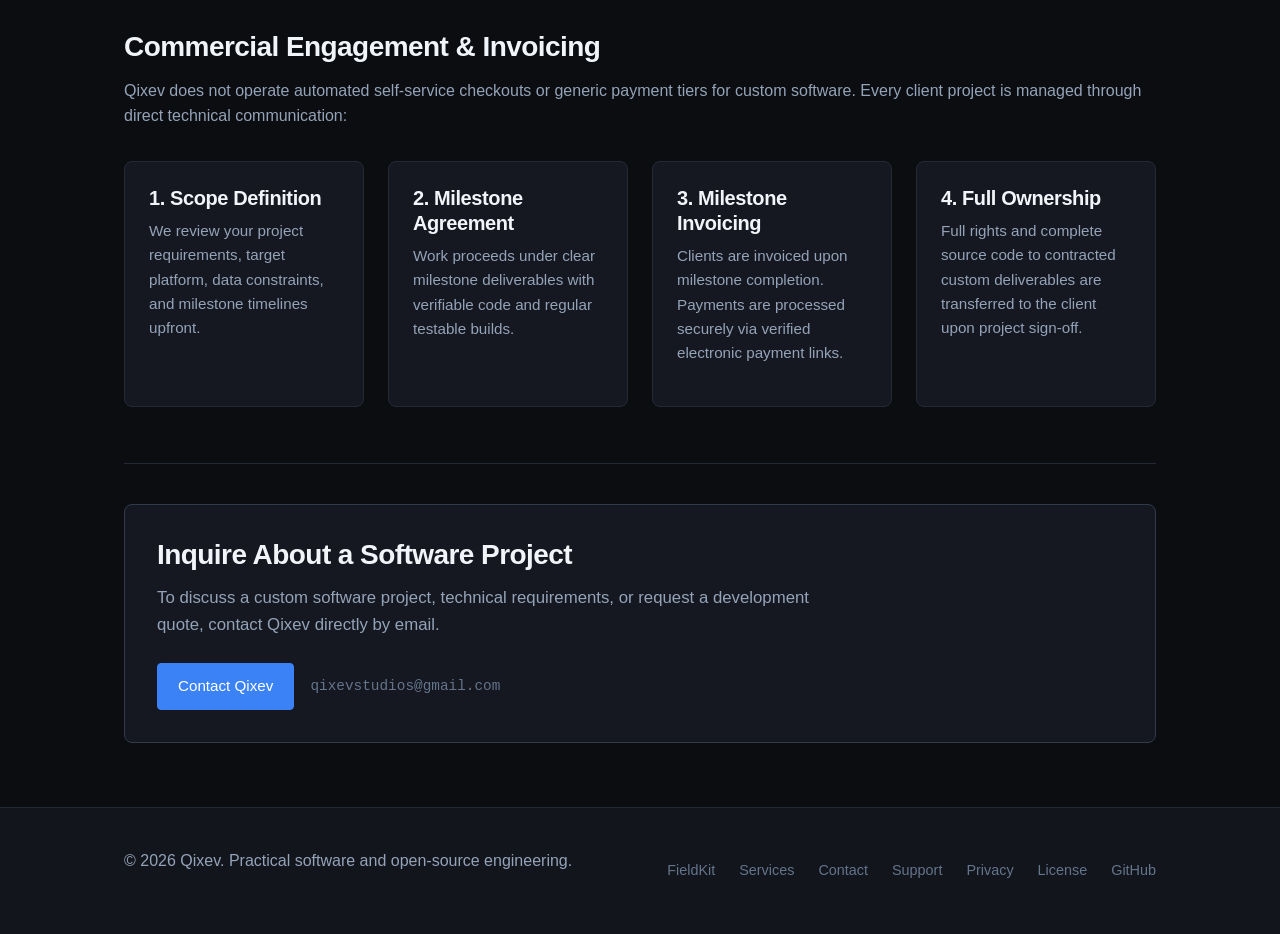
<file: services.html>
<!DOCTYPE html>
<html lang="en">
<head>
  <meta charset="UTF-8">
  <meta name="viewport" content="width=device-width, initial-scale=1.0">
  <title>Products &amp; Services — Qixev</title>
  <meta name="description" content="Qixev develops practical software products, open-source utilities, and provides custom Android and software engineering services.">
  <link rel="canonical" href="https://qixev.studio/services.html">

  <!-- Open Graph -->
  <meta property="og:title" content="Products &amp; Services — Qixev">
  <meta property="og:description" content="Open-source software products and custom software engineering services by Qixev.">
  <meta property="og:url" content="https://qixev.studio/services.html">
  <meta property="og:type" content="website">

  <link rel="icon" type="image/svg+xml" href="./assets/favicon.svg">
  <link rel="stylesheet" href="./src/style.css">
</head>
<body>
  <a href="#main-content" class="skip-link">Skip to main content</a>

  <header class="site-header">
    <div class="container header-container">
      <a href="./" class="brand" aria-label="Qixev Home">
        <svg class="brand-icon" viewBox="0 0 32 32" fill="none" xmlns="http://www.w3.org/2000/svg" aria-hidden="true">
          <rect width="32" height="32" rx="6" fill="#151821"/>
          <path d="M16 6L24 20H8L16 6Z" stroke="#3b82f6" stroke-width="2" stroke-linejoin="round"/>
          <circle cx="16" cy="16" r="3" fill="#60a5fa"/>
        </svg>
        <span>Qixev</span>
      </a>

      <button class="menu-toggle" aria-expanded="false" aria-controls="nav-menu" aria-label="Toggle navigation menu">Menu</button>

      <nav id="nav-menu">
        <ul class="nav-links">
          <li><a href="./">Home</a></li>
          <li><a href="./fieldkit.html">FieldKit</a></li>
          <li><a href="./services.html" class="active" aria-current="page">Services</a></li>
          <li><a href="./contact.html">Contact</a></li>
          <li><a href="./support.html">Support</a></li>
          <li><a href="./privacy.html">Privacy</a></li>
          <li><a href="./license.html">License</a></li>
          <li><a href="https://github.com/Akshanshk19" target="_blank" rel="noopener noreferrer">GitHub ↗</a></li>
        </ul>
      </nav>
    </div>
  </header>

  <main id="main-content">
    <div class="container">
      <span class="hero-tag">Studio Offerings</span>
      <h1>Products &amp; Services</h1>
      <p class="lead">
        Qixev is an independent software studio. We build and maintain practical software products, developer utilities, and provide custom software development services on a project-by-project basis.
      </p>

      <div class="hero-actions" style="margin: 2rem 0 3rem;">
        <a href="./contact.html" class="btn btn-primary">Contact Qixev for Inquiries</a>
        <a href="./fieldkit.html" class="btn btn-secondary">Explore Qixev FieldKit</a>
      </div>

      <!-- Section 1: Software Products -->
      <section style="margin-top: 2rem;">
        <h2>1. Software Products (Free &amp; Open-Source)</h2>
        <p>
          Software developed and published directly by Qixev. These tools are free to download, inspect, and use under open-source licenses.
        </p>

        <div class="grid">
          <article class="card">
            <h3 class="card-title">Qixev FieldKit (v1.0.0)</h3>
            <p class="card-text">
              An offline workshop inventory and job-tracking Android application designed for independent technicians and repair shops. Features an embedded SQLite database, zero network permissions, discrete inventory allocations, and JSON data portability.
            </p>
            <div style="margin-top: 1rem;">
              <a href="./fieldkit.html" class="btn btn-secondary" style="font-size: 0.85rem; padding: 0.4rem 0.85rem;">Product Details</a>
              <a href="https://github.com/Akshanshk19/qixev-fieldkit" class="btn btn-secondary" style="font-size: 0.85rem; padding: 0.4rem 0.85rem;" target="_blank" rel="noopener noreferrer">GitHub ↗</a>
            </div>
          </article>

          <article class="card">
            <h3 class="card-title">Developer &amp; Verification Utilities</h3>
            <p class="card-text">
              Command-line tools, verification scripts, and automation utilities created to enforce deterministic build pipelines, APK signature audits, and local device testing. Published openly on GitHub.
            </p>
            <div style="margin-top: 1rem;">
              <a href="https://github.com/Akshanshk19" class="btn btn-secondary" style="font-size: 0.85rem; padding: 0.4rem 0.85rem;" target="_blank" rel="noopener noreferrer">Browse Repositories ↗</a>
            </div>
          </article>
        </div>
      </section>

      <!-- Section 2: Custom Development Services -->
      <section style="margin-top: 3.5rem; border-top: 1px solid var(--border-subtle); padding-top: 2.5rem;">
        <h2>2. Custom Development &amp; Technical Services (Paid / Contracted)</h2>
        <p>
          We provide custom engineering services for individuals, technical teams, and businesses requiring dedicated software built to specific operational constraints.
        </p>

        <div class="grid">
          <article class="card">
            <h3 class="card-title">Android Application Development</h3>
            <p class="card-text">
              Native Android development using Kotlin, Jetpack Compose, and Material 3. Architecture focus: offline-first operation, embedded SQLite/Room storage, background tasks, and clean data migrations.
            </p>
          </article>

          <article class="card">
            <h3 class="card-title">Custom Software &amp; Tools</h3>
            <p class="card-text">
              Targeted desktop utilities, data processing scripts, and automation tools built to solve specific operational bottlenecks. Engineered without bloated frameworks, unwanted telemetry, or artificial cloud dependencies.
            </p>
          </article>

          <article class="card">
            <h3 class="card-title">UI/UX Implementation</h3>
            <p class="card-text">
              Implementation of clean, technical user interfaces from design specs into accessible code. Expertise in Material You theming, high-contrast typography, responsive layouts, and keyboard-first accessibility.
            </p>
          </article>

          <article class="card">
            <h3 class="card-title">Software Maintenance &amp; Upgrades</h3>
            <p class="card-text">
              Targeted codebase maintenance for existing Android and software projects: API target migrations, dependency updates, R8/ProGuard shrinking, memory profiling, and automated test suite creation.
            </p>
          </article>
        </div>
      </section>

      <!-- Section 3: Commercial Process -->
      <section style="margin-top: 3.5rem; border-top: 1px solid var(--border-subtle); padding-top: 2.5rem;">
        <h2>Commercial Engagement &amp; Invoicing</h2>
        <p>
          Qixev does not operate automated self-service checkouts or generic payment tiers for custom software. Every client project is managed through direct technical communication:
        </p>

        <div class="grid" style="grid-template-columns: repeat(auto-fit, minmax(240px, 1fr));">
          <div class="card">
            <h3>1. Scope Definition</h3>
            <p class="card-text">
              We review your project requirements, target platform, data constraints, and milestone timelines upfront.
            </p>
          </div>

          <div class="card">
            <h3>2. Milestone Agreement</h3>
            <p class="card-text">
              Work proceeds under clear milestone deliverables with verifiable code and regular testable builds.
            </p>
          </div>

          <div class="card">
            <h3>3. Milestone Invoicing</h3>
            <p class="card-text">
              Clients are invoiced upon milestone completion. Payments are processed securely via verified electronic payment links.
            </p>
          </div>

          <div class="card">
            <h3>4. Full Ownership</h3>
            <p class="card-text">
              Full rights and complete source code to contracted custom deliverables are transferred to the client upon project sign-off.
            </p>
          </div>
        </div>
      </section>

      <!-- Section 4: Contact CTA -->
      <section style="margin-top: 3.5rem; border-top: 1px solid var(--border-subtle); padding-top: 2.5rem;">
        <div class="card" style="border-color: var(--border-strong); padding: 2rem;">
          <h2>Inquire About a Software Project</h2>
          <p class="card-text" style="font-size: 1.05rem; max-width: 680px;">
            To discuss a custom software project, technical requirements, or request a development quote, contact Qixev directly by email.
          </p>
          <div style="margin-top: 1.5rem; display: flex; gap: 1rem; flex-wrap: wrap; align-items: center;">
            <a href="./contact.html" class="btn btn-primary">Contact Qixev</a>
            <span style="font-size: 0.9rem; color: var(--text-muted); font-family: var(--font-mono);">
              qixevstudios@gmail.com
            </span>
          </div>
        </div>
      </section>
    </div>
  </main>

  <footer class="site-footer">
    <div class="container footer-container">
      <div>
        <p>&copy; 2026 Qixev. Practical software and open-source engineering.</p>
      </div>
      <ul class="footer-nav">
        <li><a href="./fieldkit.html">FieldKit</a></li>
        <li><a href="./services.html">Services</a></li>
        <li><a href="./contact.html">Contact</a></li>
        <li><a href="./support.html">Support</a></li>
        <li><a href="./privacy.html">Privacy</a></li>
        <li><a href="./license.html">License</a></li>
        <li><a href="https://github.com/Akshanshk19" target="_blank" rel="noopener noreferrer">GitHub</a></li>
      </ul>
    </div>
  </footer>

  <script type="module" src="./src/main.js"></script>
</body>
</html>
</file>
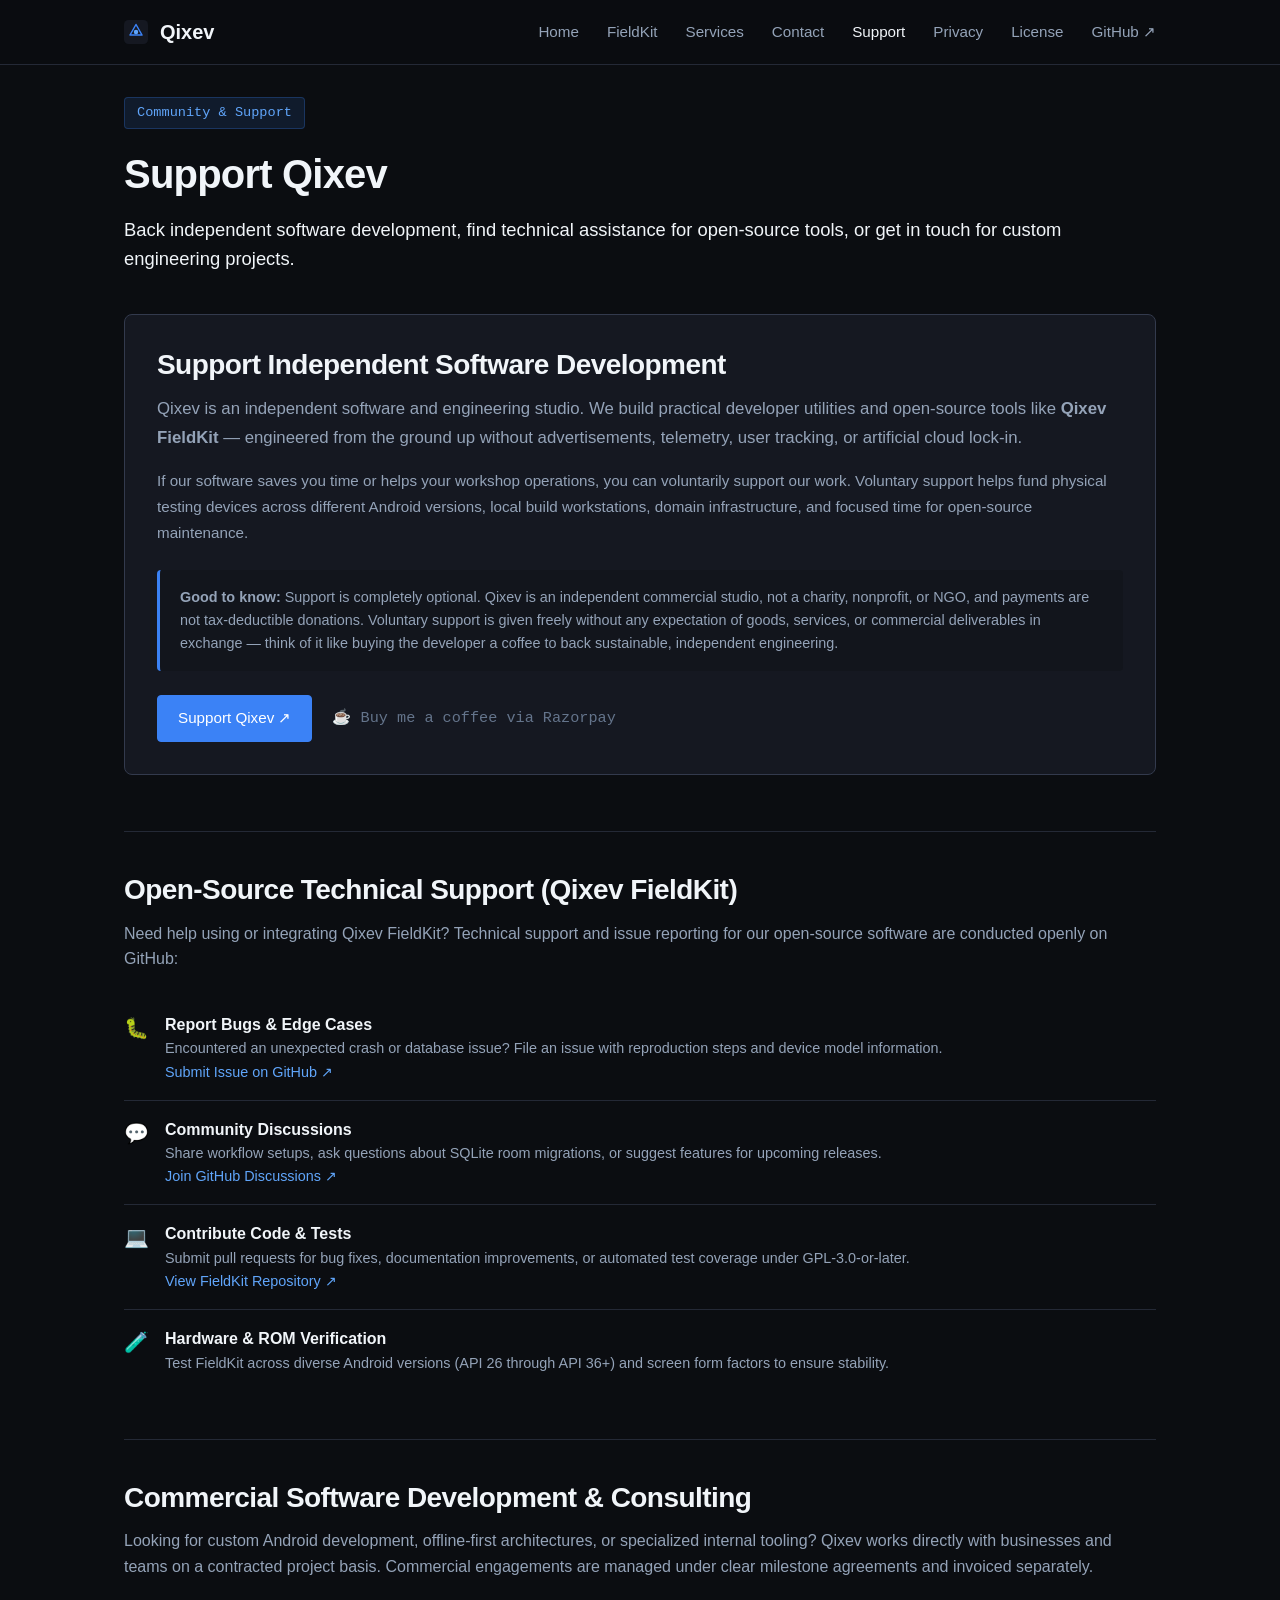
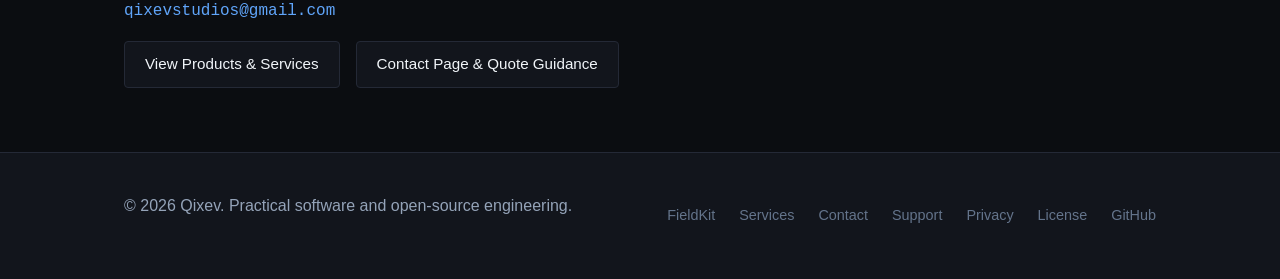
<file: support.html>
<!DOCTYPE html>
<html lang="en">
<head>
  <meta charset="UTF-8">
  <meta name="viewport" content="width=device-width, initial-scale=1.0">
  <title>Support Qixev — Independent Software &amp; Technical Help</title>
  <meta name="description" content="Support independent software development at Qixev, access technical support for Qixev FieldKit, or inquire about custom software engineering.">
  <link rel="canonical" href="https://qixev.studio/support.html">

  <!-- Open Graph -->
  <meta property="og:title" content="Support Qixev — Independent Software &amp; Technical Help">
  <meta property="og:description" content="Support independent software development, get open-source technical help, or discuss custom engineering with Qixev.">
  <meta property="og:url" content="https://qixev.studio/support.html">
  <meta property="og:type" content="website">

  <link rel="icon" type="image/svg+xml" href="./assets/favicon.svg">
  <link rel="stylesheet" href="./src/style.css">
</head>
<body>
  <a href="#main-content" class="skip-link">Skip to main content</a>

  <header class="site-header">
    <div class="container header-container">
      <a href="./" class="brand" aria-label="Qixev Home">
        <svg class="brand-icon" viewBox="0 0 32 32" fill="none" xmlns="http://www.w3.org/2000/svg" aria-hidden="true">
          <rect width="32" height="32" rx="6" fill="#151821"/>
          <path d="M16 6L24 20H8L16 6Z" stroke="#3b82f6" stroke-width="2" stroke-linejoin="round"/>
          <circle cx="16" cy="16" r="3" fill="#60a5fa"/>
        </svg>
        <span>Qixev</span>
      </a>

      <button class="menu-toggle" aria-expanded="false" aria-controls="nav-menu" aria-label="Toggle navigation menu">Menu</button>

      <nav id="nav-menu">
        <ul class="nav-links">
          <li><a href="./">Home</a></li>
          <li><a href="./fieldkit.html">FieldKit</a></li>
          <li><a href="./services.html">Services</a></li>
          <li><a href="./contact.html">Contact</a></li>
          <li><a href="./support.html" class="active" aria-current="page">Support</a></li>
          <li><a href="./privacy.html">Privacy</a></li>
          <li><a href="./license.html">License</a></li>
          <li><a href="https://github.com/Akshanshk19" target="_blank" rel="noopener noreferrer">GitHub ↗</a></li>
        </ul>
      </nav>
    </div>
  </header>

  <main id="main-content">
    <div class="container">
      <span class="hero-tag">Community &amp; Support</span>
      <h1>Support Qixev</h1>
      <p class="lead">
        Back independent software development, find technical assistance for open-source tools, or get in touch for custom engineering projects.
      </p>

      <!-- Section 1: Voluntary Support for Independent Development -->
      <section class="card" style="margin-top: 2.5rem; border-color: var(--border-strong); padding: 2rem;">
        <h2>Support Independent Software Development</h2>
        <p class="card-text" style="font-size: 1.05rem; line-height: 1.7; margin-top: 0.75rem;">
          Qixev is an independent software and engineering studio. We build practical developer utilities and open-source tools like <strong>Qixev FieldKit</strong> — engineered from the ground up without advertisements, telemetry, user tracking, or artificial cloud lock-in.
        </p>
        <p class="card-text" style="line-height: 1.7; margin-top: 1rem;">
          If our software saves you time or helps your workshop operations, you can voluntarily support our work. Voluntary support helps fund physical testing devices across different Android versions, local build workstations, domain infrastructure, and focused time for open-source maintenance.
        </p>

        <div style="background-color: var(--bg-secondary); border-left: 3px solid #3b82f6; padding: 1rem 1.25rem; border-radius: var(--radius-sm); margin: 1.5rem 0;">
          <p style="margin: 0; font-size: 0.9rem; color: var(--text-secondary); line-height: 1.6;">
            <strong>Good to know:</strong> Support is completely optional. Qixev is an independent commercial studio, not a charity, nonprofit, or NGO, and payments are not tax-deductible donations. Voluntary support is given freely without any expectation of goods, services, or commercial deliverables in exchange — think of it like buying the developer a coffee to back sustainable, independent engineering.
          </p>
        </div>

        <div style="display: flex; gap: 1.25rem; flex-wrap: wrap; align-items: center; margin-top: 1.5rem;">
          <a href="https://rzp.io/rzp/qixev" class="btn btn-primary" data-support-url target="_blank" rel="noopener noreferrer">
            Support Qixev ↗
          </a>
          <span style="font-size: 0.95rem; color: var(--text-muted); font-family: var(--font-mono);">
            ☕ Buy me a coffee via Razorpay
          </span>
        </div>
      </section>

      <!-- Section 2: Open-Source Technical Support -->
      <section style="margin-top: 3.5rem; border-top: 1px solid var(--border-subtle); padding-top: 2.5rem;">
        <h2>Open-Source Technical Support (Qixev FieldKit)</h2>
        <p>
          Need help using or integrating Qixev FieldKit? Technical support and issue reporting for our open-source software are conducted openly on GitHub:
        </p>

        <ul class="support-action-list" style="margin-top: 1.5rem;">
          <li class="support-action-item">
            <span class="action-icon" aria-hidden="true">🐛</span>
            <div>
              <div class="action-title">Report Bugs &amp; Edge Cases</div>
              <div class="action-desc">
                Encountered an unexpected crash or database issue? File an issue with reproduction steps and device model information.
                <br>
                <a href="https://github.com/Akshanshk19/qixev-fieldkit/issues" target="_blank" rel="noopener noreferrer">Submit Issue on GitHub ↗</a>
              </div>
            </div>
          </li>

          <li class="support-action-item">
            <span class="action-icon" aria-hidden="true">💬</span>
            <div>
              <div class="action-title">Community Discussions</div>
              <div class="action-desc">
                Share workflow setups, ask questions about SQLite room migrations, or suggest features for upcoming releases.
                <br>
                <a href="https://github.com/Akshanshk19/qixev-fieldkit/discussions" target="_blank" rel="noopener noreferrer">Join GitHub Discussions ↗</a>
              </div>
            </div>
          </li>

          <li class="support-action-item">
            <span class="action-icon" aria-hidden="true">💻</span>
            <div>
              <div class="action-title">Contribute Code &amp; Tests</div>
              <div class="action-desc">
                Submit pull requests for bug fixes, documentation improvements, or automated test coverage under GPL-3.0-or-later.
                <br>
                <a href="https://github.com/Akshanshk19/qixev-fieldkit" target="_blank" rel="noopener noreferrer">View FieldKit Repository ↗</a>
              </div>
            </div>
          </li>

          <li class="support-action-item">
            <span class="action-icon" aria-hidden="true">🧪</span>
            <div>
              <div class="action-title">Hardware &amp; ROM Verification</div>
              <div class="action-desc">
                Test FieldKit across diverse Android versions (API 26 through API 36+) and screen form factors to ensure stability.
              </div>
            </div>
          </li>
        </ul>
      </section>

      <!-- Section 3: Commercial Software Inquiries -->
      <section style="margin-top: 3rem; border-top: 1px solid var(--border-subtle); padding-top: 2.5rem;">
        <h2>Commercial Software Development &amp; Consulting</h2>
        <p>
          Looking for custom Android development, offline-first architectures, or specialized internal tooling? Qixev works directly with businesses and teams on a contracted project basis. Commercial engagements are managed under clear milestone agreements and invoiced separately.
        </p>
        <p style="font-family: var(--font-mono); color: var(--text-primary); margin: 1rem 0;">
          <a href="mailto:qixevstudios@gmail.com?subject=Qixev%20Project%20Inquiry" style="color: #60a5fa;">qixevstudios@gmail.com</a>
        </p>
        <div style="display: flex; gap: 1rem; flex-wrap: wrap; margin-top: 1rem;">
          <a href="./services.html" class="btn btn-secondary">View Products &amp; Services</a>
          <a href="./contact.html" class="btn btn-secondary">Contact Page &amp; Quote Guidance</a>
        </div>
      </section>
    </div>
  </main>

  <footer class="site-footer">
    <div class="container footer-container">
      <div>
        <p>&copy; 2026 Qixev. Practical software and open-source engineering.</p>
      </div>
      <ul class="footer-nav">
        <li><a href="./fieldkit.html">FieldKit</a></li>
        <li><a href="./services.html">Services</a></li>
        <li><a href="./contact.html">Contact</a></li>
        <li><a href="./support.html">Support</a></li>
        <li><a href="./privacy.html">Privacy</a></li>
        <li><a href="./license.html">License</a></li>
        <li><a href="https://github.com/Akshanshk19" target="_blank" rel="noopener noreferrer">GitHub</a></li>
      </ul>
    </div>
  </footer>

  <script type="module" src="./src/main.js"></script>
</body>
</html>
</file>
<file: src/style.css>
/* ==========================================================================
   Qixev Design System & Global Styles
   Aesthetic: Dark modern engineering, clean typography, calm tonal surfaces
   ========================================================================== */

:root {
  --bg-primary: #0b0d11;
  --bg-secondary: #12151c;
  --bg-tertiary: #191d26;
  --bg-card: #151821;
  --bg-card-hover: #1b202c;

  --border-subtle: #242936;
  --border-strong: #333a4d;
  --border-focus: #3b82f6;

  --text-primary: #f1f5f9;
  --text-secondary: #94a3b8;
  --text-muted: #64748b;

  --accent-primary: #3b82f6;
  --accent-hover: #60a5fa;
  --accent-subtle: rgba(59, 130, 246, 0.12);

  --status-warning-bg: rgba(234, 179, 8, 0.1);
  --status-warning-border: rgba(234, 179, 8, 0.3);
  --status-warning-text: #fde047;

  --status-info-bg: rgba(59, 130, 246, 0.1);
  --status-info-border: rgba(59, 130, 246, 0.25);
  --status-info-text: #93c5fd;

  --font-sans: -apple-system, BlinkMacSystemFont, "Segoe UI", Roboto, Oxygen, Ubuntu, Cantarell, "Helvetica Neue", sans-serif;
  --font-mono: ui-monospace, SFMono-Regular, Menlo, Monaco, Consolas, "Liberation Mono", "Courier New", monospace;

  --container-max-width: 1080px;
  --container-padding: 1.5rem;
  --radius-sm: 4px;
  --radius-md: 8px;
  --radius-lg: 12px;
}

/* CSS Reset & Defaults */
*, *::before, *::after {
  box-sizing: border-box;
  margin: 0;
  padding: 0;
}

html {
  font-family: var(--font-sans);
  background-color: var(--bg-primary);
  color: var(--text-primary);
  line-height: 1.6;
  -webkit-font-smoothing: antialiased;
  scroll-behavior: smooth;
}

body {
  min-height: 100vh;
  display: flex;
  flex-direction: column;
}

/* Skip Navigation Link for Accessibility */
.skip-link {
  position: absolute;
  top: -999px;
  left: 1rem;
  background: var(--accent-primary);
  color: #fff;
  padding: 0.75rem 1.25rem;
  border-radius: var(--radius-sm);
  z-index: 9999;
  text-decoration: none;
  font-weight: 600;
}

.skip-link:focus {
  top: 1rem;
}

/* Typography */
h1, h2, h3, h4 {
  color: var(--text-primary);
  line-height: 1.25;
  font-weight: 600;
  letter-spacing: -0.02em;
}

h1 {
  font-size: 2.5rem;
  margin-bottom: 1rem;
}

h2 {
  font-size: 1.75rem;
  margin-bottom: 0.85rem;
}

h3 {
  font-size: 1.25rem;
  margin-bottom: 0.5rem;
}

p {
  color: var(--text-secondary);
  margin-bottom: 1.25rem;
  font-size: 1rem;
}

p.lead {
  font-size: 1.15rem;
  color: var(--text-primary);
}

a {
  color: var(--accent-hover);
  text-decoration: none;
  transition: color 0.15s ease;
}

a:hover {
  color: #fff;
  text-decoration: underline;
}

a:focus-visible, button:focus-visible, input:focus-visible {
  outline: 2px solid var(--border-focus);
  outline-offset: 3px;
}

/* Layout Container */
.container {
  width: 100%;
  max-width: var(--container-max-width);
  margin-left: auto;
  margin-right: auto;
  padding-left: var(--container-padding);
  padding-right: var(--container-padding);
}

/* Site Header & Navigation */
.site-header {
  border-bottom: 1px solid var(--border-subtle);
  background-color: rgba(11, 13, 17, 0.85);
  backdrop-filter: blur(12px);
  position: sticky;
  top: 0;
  z-index: 100;
}

.header-container {
  display: flex;
  align-items: center;
  justify-content: space-between;
  height: 4rem;
}

.brand {
  display: flex;
  align-items: center;
  gap: 0.75rem;
  font-weight: 700;
  font-size: 1.25rem;
  color: var(--text-primary);
  text-decoration: none;
}

.brand:hover {
  text-decoration: none;
}

.brand-icon {
  width: 24px;
  height: 24px;
}

.nav-links {
  display: flex;
  align-items: center;
  gap: 1.75rem;
  list-style: none;
}

.nav-links a {
  color: var(--text-secondary);
  font-size: 0.95rem;
  font-weight: 500;
}

.nav-links a:hover,
.nav-links a.active {
  color: var(--text-primary);
  text-decoration: none;
}

.menu-toggle {
  display: none;
  background: transparent;
  border: 1px solid var(--border-subtle);
  color: var(--text-primary);
  padding: 0.5rem 0.75rem;
  border-radius: var(--radius-sm);
  cursor: pointer;
  font-size: 0.9rem;
}

/* Main Content Area */
main {
  flex: 1;
  padding-top: 2rem;
  padding-bottom: 4rem;
}

/* Hero Section */
.hero {
  padding: 4rem 0 3.5rem;
  border-bottom: 1px solid var(--border-subtle);
}

.hero-tag {
  display: inline-block;
  font-family: var(--font-mono);
  font-size: 0.85rem;
  color: var(--accent-hover);
  background-color: var(--accent-subtle);
  border: 1px solid rgba(59, 130, 246, 0.25);
  padding: 0.25rem 0.75rem;
  border-radius: var(--radius-sm);
  margin-bottom: 1.25rem;
}

.hero-title {
  font-size: 3rem;
  letter-spacing: -0.03em;
  margin-bottom: 1rem;
}

.hero-subtitle {
  font-size: 1.25rem;
  color: var(--text-secondary);
  max-width: 680px;
  line-height: 1.5;
  margin-bottom: 2rem;
}

.hero-actions {
  display: flex;
  gap: 1rem;
  flex-wrap: wrap;
}

/* Buttons */
.btn {
  display: inline-flex;
  align-items: center;
  justify-content: center;
  gap: 0.5rem;
  padding: 0.65rem 1.25rem;
  font-size: 0.95rem;
  font-weight: 500;
  border-radius: var(--radius-sm);
  border: 1px solid transparent;
  cursor: pointer;
  transition: all 0.15s ease;
  text-decoration: none;
}

.btn-primary {
  background-color: var(--accent-primary);
  color: #fff;
  border-color: var(--accent-primary);
}

.btn-primary:hover {
  background-color: var(--accent-hover);
  color: #fff;
  text-decoration: none;
}

.btn-secondary {
  background-color: var(--bg-secondary);
  color: var(--text-primary);
  border-color: var(--border-subtle);
}

.btn-secondary:hover {
  background-color: var(--bg-tertiary);
  border-color: var(--border-strong);
  color: var(--text-primary);
  text-decoration: none;
}

/* Cards & Grid Layouts */
.grid {
  display: grid;
  gap: 1.5rem;
  grid-template-columns: repeat(auto-fit, minmax(300px, 1fr));
  margin: 2rem 0;
}

.card {
  background-color: var(--bg-card);
  border: 1px solid var(--border-subtle);
  border-radius: var(--radius-md);
  padding: 1.5rem;
  transition: border-color 0.15s ease, background-color 0.15s ease;
}

.card:hover {
  border-color: var(--border-strong);
  background-color: var(--bg-card-hover);
}

.card-title {
  margin-bottom: 0.5rem;
}

.card-text {
  font-size: 0.95rem;
  color: var(--text-secondary);
  margin-bottom: 1rem;
}

.hidden {
  display: none !important;
}

.btn.disabled {
  opacity: 0.5;
  cursor: not-allowed;
  pointer-events: auto;
}

/* Non-Financial Support List */
.support-action-list {
  list-style: none;
  margin: 1.5rem 0;
}

.support-action-item {
  display: flex;
  align-items: flex-start;
  gap: 1rem;
  padding: 1rem 0;
  border-bottom: 1px solid var(--border-subtle);
}

.support-action-item:last-child {
  border-bottom: none;
}

.action-icon {
  font-size: 1.25rem;
}

.action-title {
  font-weight: 600;
  color: var(--text-primary);
}

.action-desc {
  font-size: 0.9rem;
  color: var(--text-secondary);
}

/* Documentation Content (Privacy, License) */
.legal-content {
  max-width: 760px;
  margin: 2rem 0;
}

.legal-content h2 {
  margin-top: 2rem;
  border-bottom: 1px solid var(--border-subtle);
  padding-bottom: 0.5rem;
}

.legal-content ul {
  margin-left: 1.5rem;
  margin-bottom: 1.5rem;
  color: var(--text-secondary);
}

.legal-content li {
  margin-bottom: 0.5rem;
}

code {
  font-family: var(--font-mono);
  background-color: var(--bg-tertiary);
  padding: 0.2rem 0.4rem;
  border-radius: 3px;
  font-size: 0.85em;
  color: #e2e8f0;
}

/* Footer */
.site-footer {
  border-top: 1px solid var(--border-subtle);
  padding: 2.5rem 0;
  background-color: var(--bg-secondary);
  font-size: 0.9rem;
  color: var(--text-muted);
}

.footer-container {
  display: flex;
  justify-content: space-between;
  align-items: center;
  flex-wrap: wrap;
  gap: 1rem;
}

.footer-nav {
  display: flex;
  gap: 1.5rem;
  list-style: none;
}

.footer-nav a {
  color: var(--text-muted);
}

.footer-nav a:hover {
  color: var(--text-primary);
}

/* Media Queries for Mobile Responsiveness */
@media (max-width: 768px) {
  .hero-title {
    font-size: 2.25rem;
  }

  .menu-toggle {
    display: block;
  }

  .nav-links {
    display: none;
    position: absolute;
    top: 4rem;
    left: 0;
    right: 0;
    background-color: var(--bg-secondary);
    border-bottom: 1px solid var(--border-subtle);
    flex-direction: column;
    padding: 1.5rem;
    gap: 1.25rem;
  }

  .nav-links.active {
    display: flex;
  }

  .footer-container {
    flex-direction: column;
    align-items: flex-start;
  }
}

/* Reduced Motion Preference */
@media (prefers-reduced-motion: reduce) {
  *, *::before, *::after {
    animation-duration: 0.01ms !important;
    animation-iteration-count: 1 !important;
    transition-duration: 0.01ms !important;
    scroll-behavior: auto !important;
  }
}
</file>
